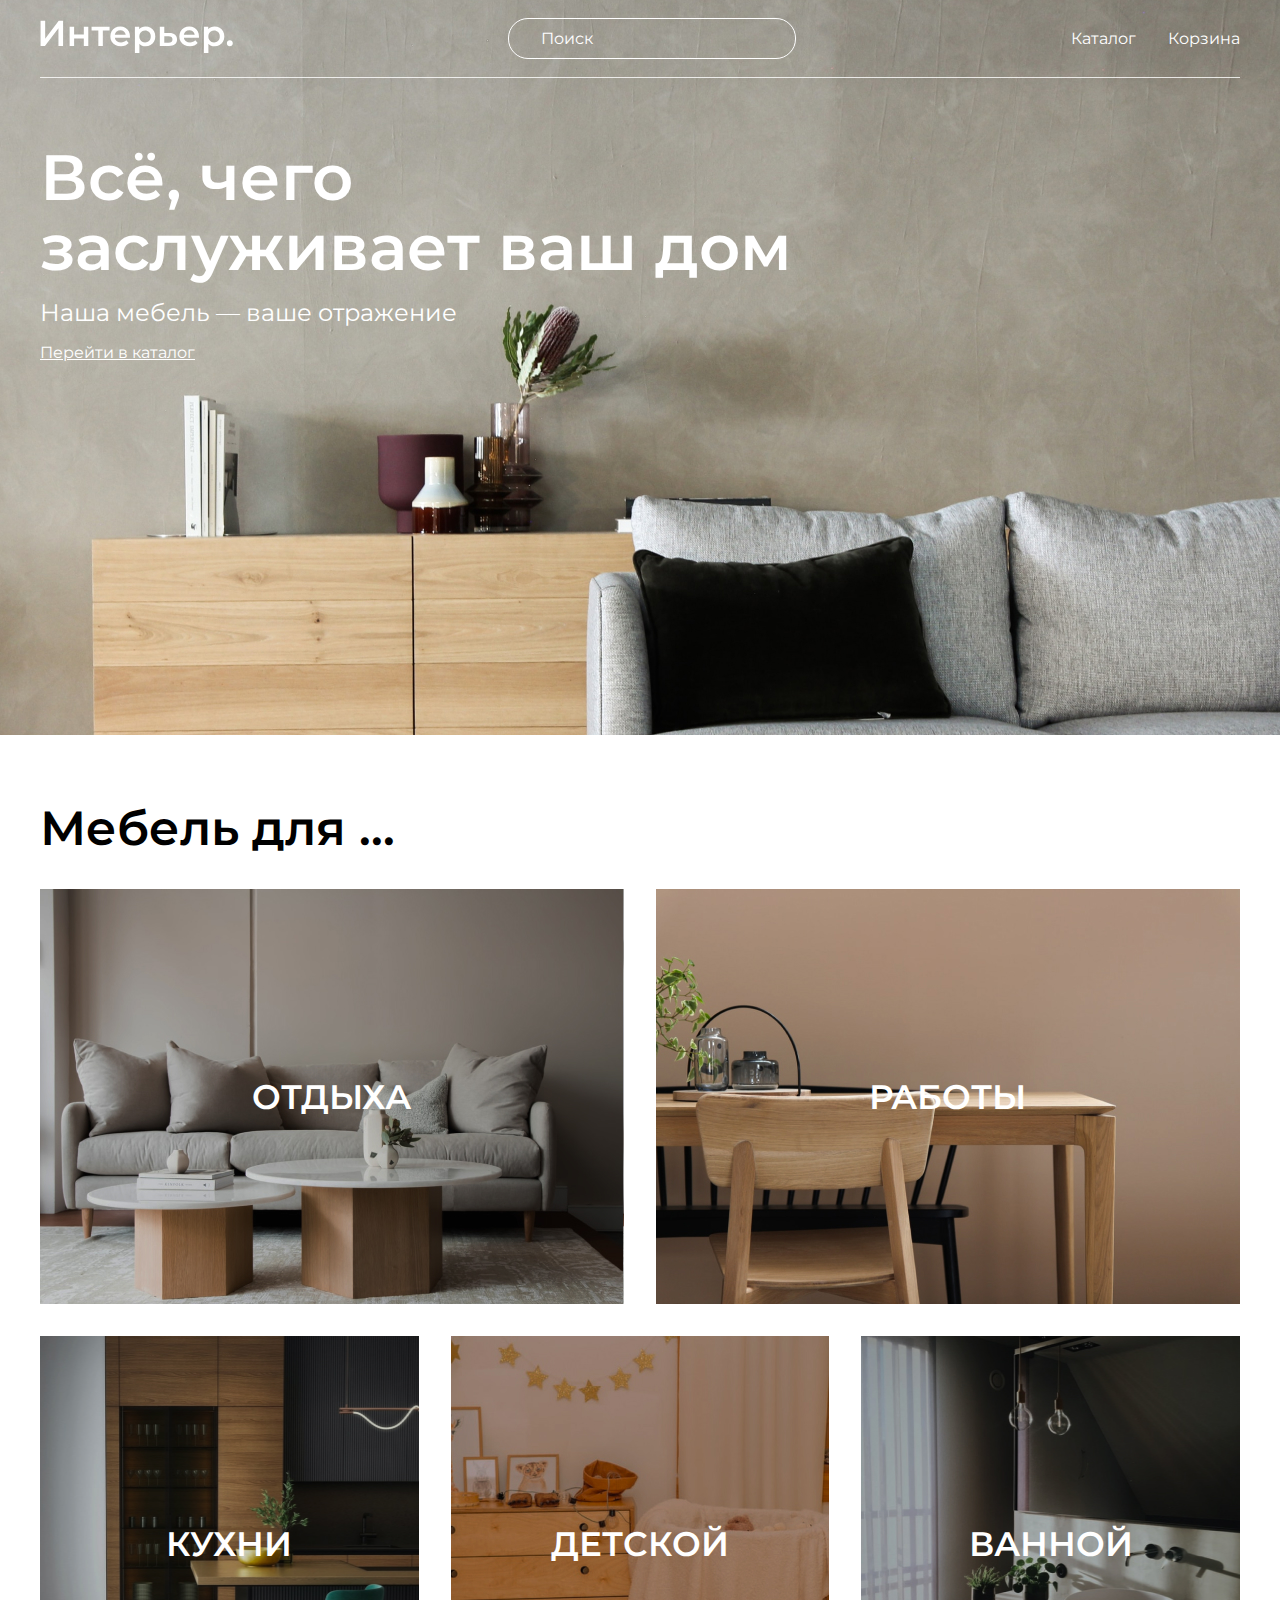
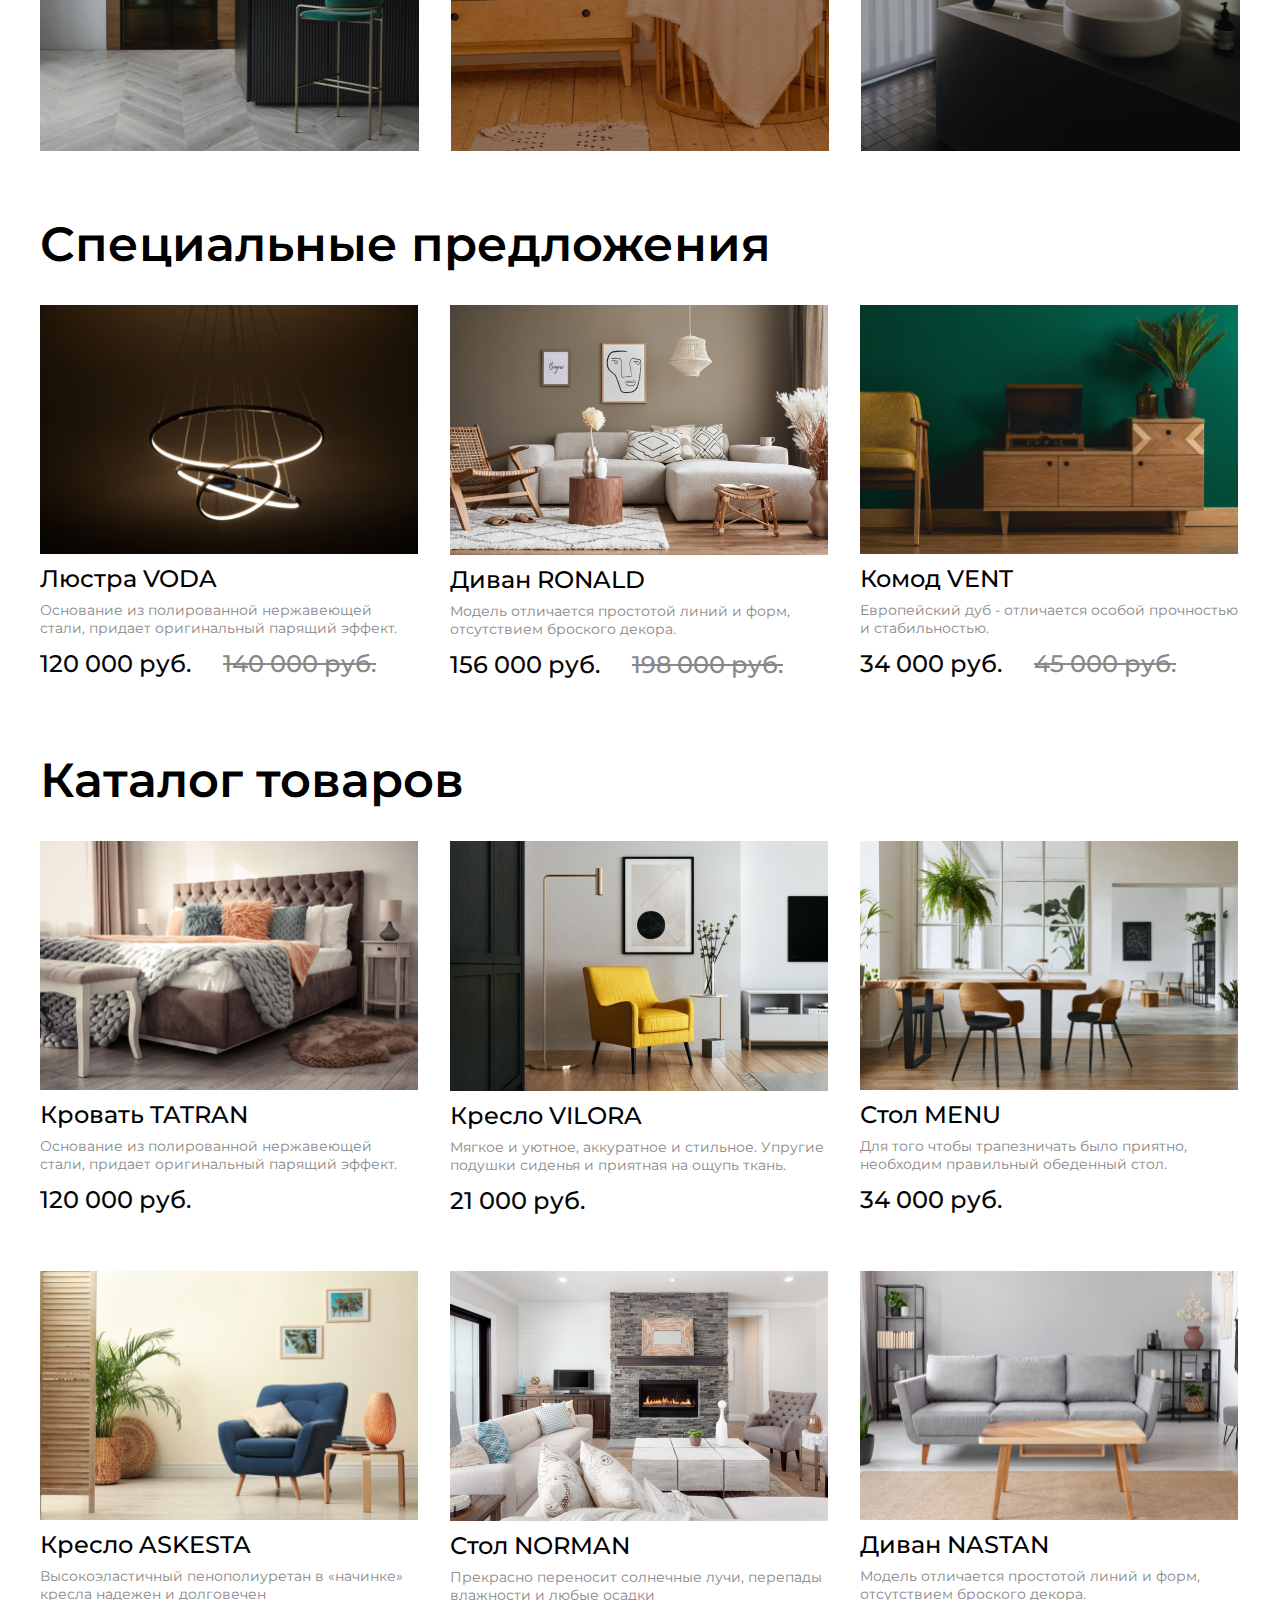
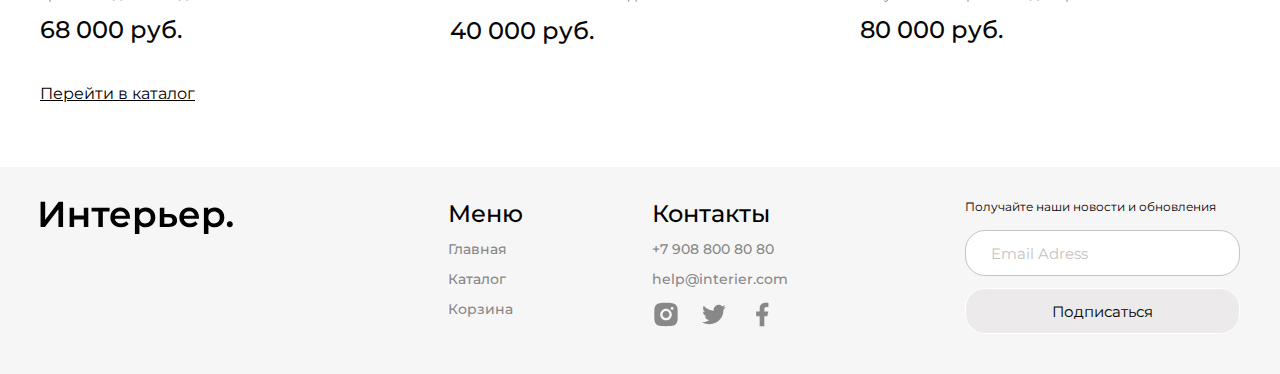
<file: index.html>
<!DOCTYPE html>
<html lang="ru">

<head>
    <meta charset="UTF-8">
    <meta name="viewport" content="width=device-width, initial-scale=1.0">
    <title>Главная страница</title>
    <link rel="preconnect" href="https://fonts.googleapis.com">
    <link rel="preconnect" href="https://fonts.gstatic.com" crossorigin>
    <link
        href="https://fonts.googleapis.com/css2?family=Montserrat:wght@400;500;600&family=Poppins:wght@600&display=swap"
        rel="stylesheet">
    <link rel="stylesheet" href="style.css">
</head>

<body>
    <main class="body">
        <div class="top center">
            <header class="top__header header">
                <a class="top_logo logo" href="./index.html"><img class="logo__img" src="img/logo.svg" alt="лого"></a>
                <input placeholder="Поиск" class="header__input" type="text">
                <nav class="header__nav">
                    <a class="header__link link" href="./catalog.html">Каталог</a>
                    <a class="header__link link" href="./cart.html">Корзина</a>
                </nav>
                <div class="top__nav_mobile">
                    <a href=""><svg width="20" height="19" viewBox="0 0 20 19" fill="none"
                            xmlns="http://www.w3.org/2000/svg">
                            <g clip-path="url(#clip0_1_253)">
                                <path
                                    d="M5.7515 2.99153C4.59282 4.1485 3.91891 5.70376 3.86709 7.34035C3.81528 8.97695 4.38946 10.5717 5.47264 11.7997C6.55581 13.0276 8.06645 13.7963 9.69672 13.9492C11.2973 14.0992 12.8949 13.6446 14.1757 12.6767L17.5069 16.0087L17.5069 16.0087C17.5897 16.0915 17.6881 16.1572 17.7963 16.2021C17.9046 16.2469 18.0206 16.27 18.1377 16.27C18.2549 16.27 18.3709 16.2469 18.4791 16.2021C18.5873 16.1572 18.6857 16.0915 18.7685 16.0087C18.8514 15.9258 18.9171 15.8275 18.9619 15.7192C19.0068 15.611 19.0298 15.495 19.0298 15.3779C19.0298 15.2607 19.0068 15.1447 18.9619 15.0365C18.9171 14.9282 18.8514 14.8299 18.7685 14.747L18.7685 14.747L15.4368 11.4161C16.4021 10.1351 16.8547 8.53858 16.7038 6.93955C16.5501 5.31066 15.7816 3.80151 14.5547 2.71913C13.3277 1.63674 11.7345 1.06244 10.0992 1.11304C8.46381 1.16365 6.90917 1.83536 5.7515 2.99153ZM5.7515 2.99153L5.82216 3.06229L5.7515 2.99153ZM13.5895 4.25378C14.0271 4.68428 14.3751 5.19715 14.6135 5.76281C14.8518 6.32848 14.9758 6.93574 14.9783 7.54956C14.9808 8.16339 14.8618 8.77164 14.628 9.33923C14.3943 9.90681 14.0505 10.4225 13.6164 10.8565C13.1824 11.2906 12.6667 11.6344 12.0991 11.8682C11.5315 12.1019 10.9233 12.221 10.3094 12.2185C9.6956 12.216 9.08834 12.092 8.52268 11.8536C7.95702 11.6152 7.44415 11.2672 7.01365 10.8297C6.15334 9.95522 5.67341 8.77625 5.6784 7.54956C5.6834 6.32288 6.17291 5.14786 7.04032 4.28045C7.90772 3.41304 9.08274 2.92353 10.3094 2.91854C11.5361 2.91354 12.7151 3.39347 13.5895 4.25378Z"
                                    fill="white" stroke="white" stroke-width="0.2" />
                            </g>
                            <defs>
                                <clipPath id="clip0_1_253">
                                    <rect width="19" height="19" fill="white" transform="translate(0.800659)" />
                                </clipPath>
                            </defs>
                        </svg>
                    </a>
                    <a href="./catalog.html"><svg width="20" height="21" viewBox="0 0 20 21" fill="none"
                            xmlns="http://www.w3.org/2000/svg">
                            <rect x="0.800659" y="0.899902" width="4.57143" height="4.57143" fill="white" />
                            <rect x="0.800659" y="8.21411" width="4.57143" height="4.57143" fill="white" />
                            <rect x="0.800659" y="15.5283" width="4.57143" height="4.57143" fill="white" />
                            <rect x="8.11414" y="8.21411" width="4.57143" height="4.57143" fill="white" />
                            <rect x="8.11414" y="15.5283" width="4.57143" height="4.57143" fill="white" />
                            <rect x="8.11414" y="0.899902" width="4.57143" height="4.57143" fill="white" />
                            <rect x="15.4286" y="8.21411" width="4.57143" height="4.57143" fill="white" />
                            <rect x="15.4286" y="15.5283" width="4.57143" height="4.57143" fill="white" />
                            <rect x="15.4286" y="0.899902" width="4.57143" height="4.57143" fill="white" />
                        </svg>
                    </a>
                    <a href="./cart.html"><svg width="25" height="25" viewBox="0 0 25 25" fill="none"
                            xmlns="http://www.w3.org/2000/svg">
                            <path
                                d="M14.5834 20.8334C15.1359 20.8334 15.6658 20.6139 16.0566 20.2232C16.4473 19.8325 16.6667 19.3026 16.6667 18.7501C16.6667 18.1975 16.4473 17.6676 16.0566 17.2769C15.6658 16.8862 15.1359 16.6667 14.5834 16.6667C14.0309 16.6667 13.501 16.8862 13.1103 17.2769C12.7196 17.6676 12.5001 18.1975 12.5001 18.7501C12.5001 19.3026 12.7196 19.8325 13.1103 20.2232C13.501 20.6139 14.0309 20.8334 14.5834 20.8334ZM7.29174 20.8334C7.84428 20.8334 8.37418 20.6139 8.76488 20.2232C9.15558 19.8325 9.37508 19.3026 9.37508 18.7501C9.37508 18.1975 9.15558 17.6676 8.76488 17.2769C8.37418 16.8862 7.84428 16.6667 7.29174 16.6667C6.73921 16.6667 6.20931 16.8862 5.81861 17.2769C5.4279 17.6676 5.20841 18.1975 5.20841 18.7501C5.20841 19.3026 5.4279 19.8325 5.81861 20.2232C6.20931 20.6139 6.73921 20.8334 7.29174 20.8334ZM20.873 6.16987C21.133 6.16149 21.3796 6.05229 21.5606 5.86538C21.7416 5.67846 21.8428 5.42849 21.8428 5.16831C21.8428 4.90814 21.7416 4.65816 21.5606 4.47125C21.3796 4.28433 21.133 4.17514 20.873 4.16675H19.674C18.7345 4.16675 17.922 4.81883 17.7178 5.7355L16.4126 11.6126C16.2084 12.5292 15.3959 13.1813 14.4563 13.1813H6.63133L5.12924 7.17091H14.8636C15.1212 7.15916 15.3644 7.04856 15.5425 6.86211C15.7206 6.67567 15.82 6.42773 15.82 6.16987C15.82 5.91201 15.7206 5.66408 15.5425 5.47763C15.3644 5.29119 15.1212 5.18059 14.8636 5.16883H5.12924C4.82473 5.16874 4.5242 5.23808 4.25051 5.37157C3.97682 5.50507 3.73716 5.69921 3.54976 5.93923C3.36236 6.17925 3.23215 6.45884 3.16903 6.75674C3.10591 7.05464 3.11154 7.36302 3.1855 7.65841L4.68758 13.6667C4.79586 14.1003 5.046 14.4852 5.39821 14.7602C5.75042 15.0352 6.18447 15.1845 6.63133 15.1845H14.4563C15.368 15.1846 16.2524 14.8738 16.9636 14.3033C17.6748 13.7329 18.1701 12.9369 18.3678 12.047L19.674 6.16987H20.873Z"
                                fill="white" />
                        </svg>
                    </a>

                </div>

            </header>
            <section class="top__content">
                <h1 class="top__title">Всё, чего <br>заслуживает ваш дом</h1>
                <p class="top__text">Наша мебель — ваше отражение</p>
                <a class="top__link link" href="./catalog.html">Перейти в каталог</a>
            </section>
        </div>

        <div class="for-box center">
            <h2 class="for-box__title">Мебель для ...</h2>
            <div class="for-box__for">
                <div class="for-box__item for-box__item_big for-box__item_1">ОТДЫХА</div>
                <div class="for-box__item for-box__item_big for-box__item_2">РАБОТЫ</div>
                <div class="for-box__item for-box__item_3">КУХНИ</div>
                <div class="for-box__item for-box__item_4">ДЕТСКОЙ</div>
                <div class="for-box__item for-box__item_5">ВАННОЙ</div>
            </div>
        </div>

        <div class="product-box center">
            <h2 class="product-box__title spec_offer">Специальные предложения</h2>
            <div class="product-box__content">
                <div class="product">
                    <img class="product__img" src="./img/main/spec_offer/chandelier_voda.jpg" alt="chandelier_voda">
                    <h3 class="product__name">Люстра VODA</h3>
                    <p class="product__text">Основание из полированной нержавеющей стали, придает
                        оригинальный парящий
                        эффект.</p>
                    <div class="product__price-box">
                        <p class="product__price">120 000 руб.</p>
                        <p class="product__price_old">140 000 руб.</p>
                    </div>
                </div>
                <div class="product">
                    <img class="product__img" src="./img/main/spec_offer/sofa_ronald.jpg" alt="sofa_ronald">
                    <h3 class="product__name">Диван RONALD</h3>
                    <p class="product__text">Модель отличается простотой линий и форм, отсутствием
                        броского декора.</p>
                    <div class="product__price-box">
                        <p class="product__price">156 000 руб.</p>
                        <p class="product__price_old">198 000 руб.</p>
                    </div>
                </div>
                <div class="product">
                    <img class="product__img" src="./img/main/spec_offer/dresser_vent.jpg" alt="dresser_vent">
                    <h3 class="product__name">Комод VENT</h3>
                    <p class="product__text">Европейский дуб - отличается особой прочностью и
                        стабильностью.</p>
                    <div class="product__price-box">
                        <p class="product__price">34 000 руб.</p>
                        <p class="product__price_old">45 000 руб.</p>
                    </div>
                </div>
            </div>
        </div>

        <div class="product-box center">
            <h2 class="product-box__title catalog">Каталог товаров</h2>
            <div class="product-box__content">
                <div class="product">
                    <img class="product__img" src="./img/main/catalog/bed_tatran.jpg" alt="bed_tatran">
                    <h3 class="product__name">Кровать TATRAN</h3>
                    <p class="product__text">Основание из полированной нержавеющей стали, придает
                        оригинальный парящий
                        эффект.
                    </p>
                    <p class="product__price">120 000 руб.</p>
                </div>
                <div class="product">
                    <img class="product__img" src="./img/main/catalog/armchair_vilora.jpg" alt="armchair_viora">
                    <h3 class="product__name">Кресло VILORA</h3>
                    <p class="product__text">Мягкое и уютное, аккуратное и стильное. Упругие подушки
                        сиденья и приятная на
                        ощупь
                        ткань. </p>
                    <p class="product__price">21 000 руб.</p>
                </div>
                <div class="product">
                    <img class="product__img" src="./img/main/catalog/table_menu.jpg" alt="table_menu">
                    <h3 class="product__name">Стол MENU</h3>
                    <p class="product__text">Для того чтобы трапезничать было приятно, необходим
                        правильный обеденный стол.
                    </p>
                    <p class="product__price">34 000 руб.</p>
                </div>
                <div class="product">
                    <img class="product__img" src="./img/main/catalog/armchair_asketa.jpg" alt="armchair_asketa">
                    <h3 class="product__name">Кресло ASKESTA</h3>
                    <p class="product__text">Высокоэластичный пенополиуретан в «начинке» кресла надежен и
                        долговечен</p>
                    <p class="product__price">68 000 руб.</p>
                </div>
                <div class="product">
                    <img class="product__img" src="./img/main/catalog/table_norman.jpg" alt="table_norman">
                    <h3 class="product__name">Стол NORMAN</h3>
                    <p class="product__text">Прекрасно переносит солнечные лучи, перепады влажности и
                        любые осадки</p>
                    <p class="product__price">40 000 руб.</p>
                </div>
                <div class="product">
                    <img class="product__img" src="./img/main/catalog/sofa_nastan.png" alt="sofa_nastan">
                    <h3 class="product__name">Диван NASTAN</h3>
                    <p class="product__text">Модель отличается простотой линий и форм, отсутствием
                        броского декора. </p>
                    <p class="product__price">80 000 руб.</p>
                </div>
            </div>
        </div>

        <div class="link-box center">
            <a class="link-box__link link" href="./catalog.html">Перейти в каталог</a>
        </div>


        <footer class="footer center">
            <div class="footer__logo-box">
                <a class="footer__logo logo" href="./index.html"><img src="./img/footer_logo.svg" alt="logo"></a>
            </div>
            <div class="footer__content-box">
                <div class="footer__info">
                    <div class="footer__items-box">
                        <h4 class="footer__title">Меню</h4>
                        <a class="footer__link link" href="./index.html">Главная</a>
                        <a class="footer__link link" href="./catalog.html">Каталог</a>
                        <a class="footer__link link" href="./cart.html">Корзина</a>
                    </div>
                    <div class="footer__items-box">
                        <h4 class="footer__title">Контакты</h4>
                        <a class="footer__link link" href="tel:+79088008080" title="Контактный номер телефона">+7 908 800 80 80</a>
                        <a class="footer__link link" href="mailto:help@interier.com" title="напишите нам на email">help@interier.com</a>
                        <div class="footer__network-box">
                            <a href="https://www.instagram.com/"><svg class="network__icon" width="28" height="29"
                                    viewBox="0 0 28 29" fill="none" xmlns="http://www.w3.org/2000/svg">
                                    <g clip-path="url(#clip0_5140_150)">
                                        <path
                                            d="M13.9999 2.83398C17.1698 2.83398 17.5653 2.84565 18.8089 2.90398C20.0514 2.96232 20.8973 3.15715 21.6416 3.44648C22.4116 3.74282 23.0603 4.14415 23.7089 4.79165C24.3022 5.37486 24.7612 6.08034 25.0541 6.85898C25.3423 7.60215 25.5383 8.44915 25.5966 9.69165C25.6514 10.9353 25.6666 11.3308 25.6666 14.5007C25.6666 17.6705 25.6549 18.066 25.5966 19.3097C25.5383 20.5522 25.3423 21.398 25.0541 22.1423C24.762 22.9214 24.3029 23.627 23.7089 24.2097C23.1255 24.8027 22.4201 25.2617 21.6416 25.5548C20.8984 25.843 20.0514 26.039 18.8089 26.0973C17.5653 26.1522 17.1698 26.1673 13.9999 26.1673C10.8301 26.1673 10.4346 26.1557 9.19092 26.0973C7.94842 26.039 7.10259 25.843 6.35825 25.5548C5.5793 25.2625 4.8737 24.8034 4.29092 24.2097C3.69756 23.6265 3.23851 22.921 2.94575 22.1423C2.65642 21.3992 2.46159 20.5522 2.40325 19.3097C2.34842 18.066 2.33325 17.6705 2.33325 14.5007C2.33325 11.3308 2.34492 10.9353 2.40325 9.69165C2.46159 8.44798 2.65642 7.60332 2.94575 6.85898C3.23769 6.07986 3.69686 5.37419 4.29092 4.79165C4.87387 4.19809 5.57942 3.739 6.35825 3.44648C7.10259 3.15715 7.94725 2.96232 9.19092 2.90398C10.4346 2.84915 10.8301 2.83398 13.9999 2.83398ZM13.9999 8.66732C12.4528 8.66732 10.9691 9.2819 9.87513 10.3759C8.78117 11.4698 8.16659 12.9536 8.16659 14.5007C8.16659 16.0477 8.78117 17.5315 9.87513 18.6254C10.9691 19.7194 12.4528 20.334 13.9999 20.334C15.547 20.334 17.0307 19.7194 18.1247 18.6254C19.2187 17.5315 19.8333 16.0477 19.8333 14.5007C19.8333 12.9536 19.2187 11.4698 18.1247 10.3759C17.0307 9.2819 15.547 8.66732 13.9999 8.66732ZM21.5833 8.37565C21.5833 7.98888 21.4296 7.61794 21.1561 7.34445C20.8826 7.07096 20.5117 6.91732 20.1249 6.91732C19.7381 6.91732 19.3672 7.07096 19.0937 7.34445C18.8202 7.61794 18.6666 7.98888 18.6666 8.37565C18.6666 8.76243 18.8202 9.13336 19.0937 9.40685C19.3672 9.68034 19.7381 9.83398 20.1249 9.83398C20.5117 9.83398 20.8826 9.68034 21.1561 9.40685C21.4296 9.13336 21.5833 8.76243 21.5833 8.37565ZM13.9999 11.0007C14.9282 11.0007 15.8184 11.3694 16.4748 12.0258C17.1312 12.6822 17.4999 13.5724 17.4999 14.5007C17.4999 15.4289 17.1312 16.3191 16.4748 16.9755C15.8184 17.6319 14.9282 18.0007 13.9999 18.0007C13.0717 18.0007 12.1814 17.6319 11.525 16.9755C10.8687 16.3191 10.4999 15.4289 10.4999 14.5007C10.4999 13.5724 10.8687 12.6822 11.525 12.0258C12.1814 11.3694 13.0717 11.0007 13.9999 11.0007Z"
                                            fill="#888888" />
                                    </g>
                                    <defs>
                                        <clipPath id="clip0_5140_150">
                                            <rect width="28" height="28" fill="white"
                                                transform="translate(0 0.50061)" />
                                        </clipPath>
                                    </defs>
                                </svg>
                            </a>
                            <a href="https://twitter.com/"><svg class="network__icon" width="28" height="29"
                                    viewBox="0 0 28 29" fill="none" xmlns="http://www.w3.org/2000/svg">
                                    <g clip-path="url(#clip0_5140_147)">
                                        <path
                                            d="M25.8556 7.09919C24.9649 7.49317 24.0204 7.75191 23.0533 7.86686C24.0726 7.2572 24.8356 6.29771 25.1999 5.16719C24.2433 5.73652 23.1944 6.13552 22.1013 6.35136C21.367 5.5657 20.3937 5.04465 19.3327 4.86921C18.2717 4.69377 17.1825 4.87376 16.2344 5.38122C15.2863 5.88868 14.5324 6.69516 14.0899 7.67528C13.6474 8.65541 13.5411 9.75427 13.7876 10.801C11.8476 10.7038 9.94966 10.1996 8.21711 9.3213C6.48455 8.44296 4.95609 7.21008 3.73094 5.70269C3.29728 6.44755 3.06939 7.29429 3.07061 8.15619C3.07061 9.84786 3.93161 11.3424 5.24061 12.2174C4.46595 12.193 3.70834 11.9838 3.03094 11.6072V11.6679C3.03117 12.7945 3.42104 13.8864 4.13443 14.7584C4.84782 15.6304 5.84083 16.2289 6.94511 16.4524C6.22599 16.6472 5.47196 16.676 4.74011 16.5364C5.05145 17.5061 5.65828 18.3543 6.47563 18.962C7.29298 19.5697 8.27992 19.9066 9.29827 19.9255C8.28617 20.7204 7.12731 21.308 5.88797 21.6547C4.64862 22.0014 3.35309 22.1005 2.07544 21.9462C4.30575 23.3805 6.90205 24.142 9.55377 24.1395C18.5289 24.1395 23.4371 16.7044 23.4371 10.2562C23.4371 10.0462 23.4313 9.83386 23.4219 9.62619C24.3773 8.93572 25.2018 8.08038 25.8568 7.10036L25.8556 7.09919Z"
                                            fill="#888888" />
                                    </g>
                                    <defs>
                                        <clipPath id="clip0_5140_147">
                                            <rect width="28" height="28" fill="white"
                                                transform="translate(0 0.500488)" />
                                        </clipPath>
                                    </defs>
                                </svg>
                            </a>
                            <a href="https://www.facebook.com/"><svg class="network__icon" width="28" height="29"
                                    viewBox="0 0 28 29" fill="none" xmlns="http://www.w3.org/2000/svg">
                                    <g clip-path="url(#clip0_5140_144)">
                                        <path
                                            d="M16.3334 16.2218H19.2501L20.4167 11.5552H16.3334V9.22184C16.3334 8.02018 16.3334 6.88851 18.6667 6.88851H20.4167V2.96851C20.0364 2.91834 18.6002 2.80518 17.0836 2.80518C13.9161 2.80518 11.6667 4.73834 11.6667 8.28851V11.5552H8.16675V16.2218H11.6667V26.1385H16.3334V16.2218Z"
                                            fill="#888888" />
                                    </g>
                                    <defs>
                                        <clipPath id="clip0_5140_144">
                                            <rect width="28" height="28" fill="white"
                                                transform="translate(0 0.471802)" />
                                        </clipPath>
                                    </defs>
                                </svg>
                            </a>
                        </div>
                    </div>
                </div>
                <form class="footer__from-box" action="#">
                    <p class="footer__from-text">Получайте наши новости и обновления</p>
                    <input placeholder="Email Adress" class="footer__input" type="email">
                    <button class="footer__button button" type="submit">Подписаться</button>
                </form>
            </div>
        </footer>

    </main>
</body>

</html>
</file>
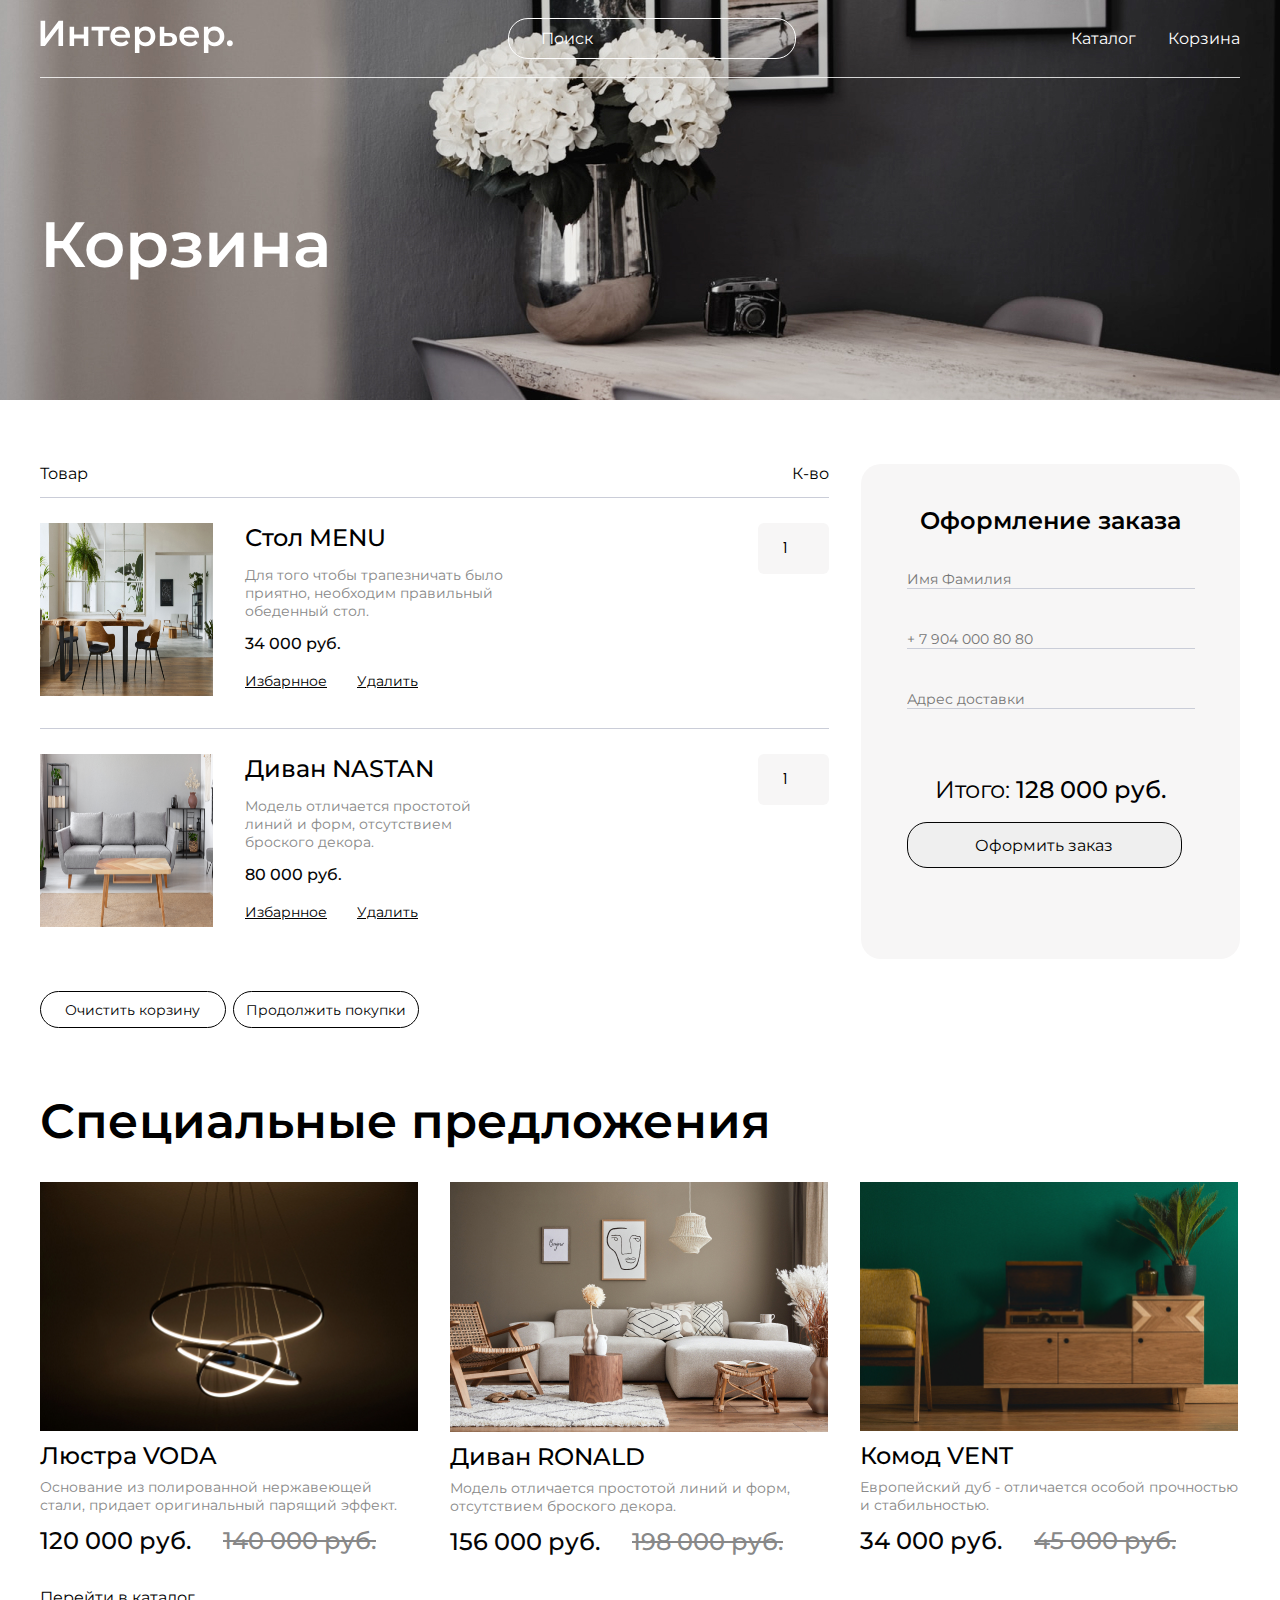
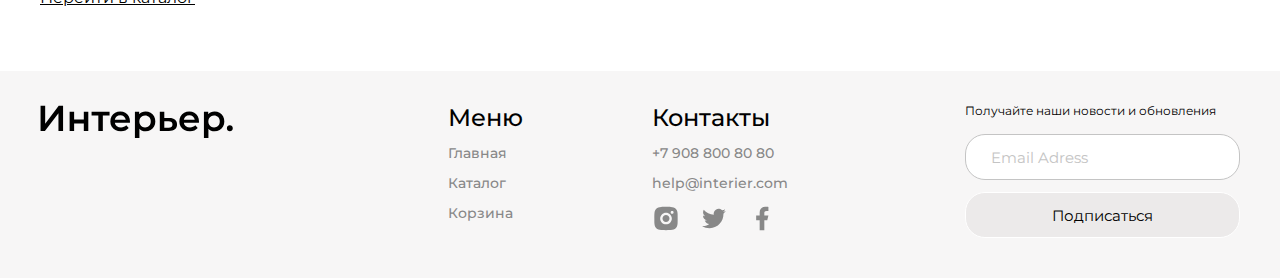
<file: cart.html>
<!DOCTYPE html>
<html lang="ru">

<head>
    <meta charset="UTF-8">
    <meta name="viewport" content="width=device-width, initial-scale=1.0">
    <title>Корзина</title>
    <link rel="preconnect" href="https://fonts.googleapis.com">
    <link rel="preconnect" href="https://fonts.gstatic.com" crossorigin>
    <link
        href="https://fonts.googleapis.com/css2?family=Montserrat:wght@400;500;600&family=Poppins:wght@600&display=swap"
        rel="stylesheet">
    <link rel="stylesheet" href="./style_cart.css">
</head>

<body>
    <main class="body">
        <div class="top center">
            <header class="header">
                <a class="header__logo logo" href="./index.html"><img class="logo__img"
                        src="./img/catalog/body/logo.svg" alt="лого"></a>
                <input class="header__input" placeholder="Поиск" type="text">
                <nav class="header__nav">
                    <a class="header__link link" href="./catalog.html">Каталог</a>
                    <a class="header__link link" href="./cart.html">Корзина</a>
                </nav>
                <div class="top__nav_mobile">
                    <a href=""><svg width="20" height="19" viewBox="0 0 20 19" fill="none"
                            xmlns="http://www.w3.org/2000/svg">
                            <g clip-path="url(#clip0_1_253)">
                                <path
                                    d="M5.7515 2.99153C4.59282 4.1485 3.91891 5.70376 3.86709 7.34035C3.81528 8.97695 4.38946 10.5717 5.47264 11.7997C6.55581 13.0276 8.06645 13.7963 9.69672 13.9492C11.2973 14.0992 12.8949 13.6446 14.1757 12.6767L17.5069 16.0087L17.5069 16.0087C17.5897 16.0915 17.6881 16.1572 17.7963 16.2021C17.9046 16.2469 18.0206 16.27 18.1377 16.27C18.2549 16.27 18.3709 16.2469 18.4791 16.2021C18.5873 16.1572 18.6857 16.0915 18.7685 16.0087C18.8514 15.9258 18.9171 15.8275 18.9619 15.7192C19.0068 15.611 19.0298 15.495 19.0298 15.3779C19.0298 15.2607 19.0068 15.1447 18.9619 15.0365C18.9171 14.9282 18.8514 14.8299 18.7685 14.747L18.7685 14.747L15.4368 11.4161C16.4021 10.1351 16.8547 8.53858 16.7038 6.93955C16.5501 5.31066 15.7816 3.80151 14.5547 2.71913C13.3277 1.63674 11.7345 1.06244 10.0992 1.11304C8.46381 1.16365 6.90917 1.83536 5.7515 2.99153ZM5.7515 2.99153L5.82216 3.06229L5.7515 2.99153ZM13.5895 4.25378C14.0271 4.68428 14.3751 5.19715 14.6135 5.76281C14.8518 6.32848 14.9758 6.93574 14.9783 7.54956C14.9808 8.16339 14.8618 8.77164 14.628 9.33923C14.3943 9.90681 14.0505 10.4225 13.6164 10.8565C13.1824 11.2906 12.6667 11.6344 12.0991 11.8682C11.5315 12.1019 10.9233 12.221 10.3094 12.2185C9.6956 12.216 9.08834 12.092 8.52268 11.8536C7.95702 11.6152 7.44415 11.2672 7.01365 10.8297C6.15334 9.95522 5.67341 8.77625 5.6784 7.54956C5.6834 6.32288 6.17291 5.14786 7.04032 4.28045C7.90772 3.41304 9.08274 2.92353 10.3094 2.91854C11.5361 2.91354 12.7151 3.39347 13.5895 4.25378Z"
                                    fill="white" stroke="white" stroke-width="0.2" />
                            </g>
                            <defs>
                                <clipPath id="clip0_1_253">
                                    <rect width="19" height="19" fill="white" transform="translate(0.800659)" />
                                </clipPath>
                            </defs>
                        </svg>
                    </a>
                    <a href="./catalog.html"><svg width="20" height="21" viewBox="0 0 20 21" fill="none"
                            xmlns="http://www.w3.org/2000/svg">
                            <rect x="0.800659" y="0.899902" width="4.57143" height="4.57143" fill="white" />
                            <rect x="0.800659" y="8.21411" width="4.57143" height="4.57143" fill="white" />
                            <rect x="0.800659" y="15.5283" width="4.57143" height="4.57143" fill="white" />
                            <rect x="8.11414" y="8.21411" width="4.57143" height="4.57143" fill="white" />
                            <rect x="8.11414" y="15.5283" width="4.57143" height="4.57143" fill="white" />
                            <rect x="8.11414" y="0.899902" width="4.57143" height="4.57143" fill="white" />
                            <rect x="15.4286" y="8.21411" width="4.57143" height="4.57143" fill="white" />
                            <rect x="15.4286" y="15.5283" width="4.57143" height="4.57143" fill="white" />
                            <rect x="15.4286" y="0.899902" width="4.57143" height="4.57143" fill="white" />
                        </svg>
                    </a>
                    <a href="./cart.html"><svg width="25" height="25" viewBox="0 0 25 25" fill="none"
                            xmlns="http://www.w3.org/2000/svg">
                            <path
                                d="M14.5834 20.8334C15.1359 20.8334 15.6658 20.6139 16.0566 20.2232C16.4473 19.8325 16.6667 19.3026 16.6667 18.7501C16.6667 18.1975 16.4473 17.6676 16.0566 17.2769C15.6658 16.8862 15.1359 16.6667 14.5834 16.6667C14.0309 16.6667 13.501 16.8862 13.1103 17.2769C12.7196 17.6676 12.5001 18.1975 12.5001 18.7501C12.5001 19.3026 12.7196 19.8325 13.1103 20.2232C13.501 20.6139 14.0309 20.8334 14.5834 20.8334ZM7.29174 20.8334C7.84428 20.8334 8.37418 20.6139 8.76488 20.2232C9.15558 19.8325 9.37508 19.3026 9.37508 18.7501C9.37508 18.1975 9.15558 17.6676 8.76488 17.2769C8.37418 16.8862 7.84428 16.6667 7.29174 16.6667C6.73921 16.6667 6.20931 16.8862 5.81861 17.2769C5.4279 17.6676 5.20841 18.1975 5.20841 18.7501C5.20841 19.3026 5.4279 19.8325 5.81861 20.2232C6.20931 20.6139 6.73921 20.8334 7.29174 20.8334ZM20.873 6.16987C21.133 6.16149 21.3796 6.05229 21.5606 5.86538C21.7416 5.67846 21.8428 5.42849 21.8428 5.16831C21.8428 4.90814 21.7416 4.65816 21.5606 4.47125C21.3796 4.28433 21.133 4.17514 20.873 4.16675H19.674C18.7345 4.16675 17.922 4.81883 17.7178 5.7355L16.4126 11.6126C16.2084 12.5292 15.3959 13.1813 14.4563 13.1813H6.63133L5.12924 7.17091H14.8636C15.1212 7.15916 15.3644 7.04856 15.5425 6.86211C15.7206 6.67567 15.82 6.42773 15.82 6.16987C15.82 5.91201 15.7206 5.66408 15.5425 5.47763C15.3644 5.29119 15.1212 5.18059 14.8636 5.16883H5.12924C4.82473 5.16874 4.5242 5.23808 4.25051 5.37157C3.97682 5.50507 3.73716 5.69921 3.54976 5.93923C3.36236 6.17925 3.23215 6.45884 3.16903 6.75674C3.10591 7.05464 3.11154 7.36302 3.1855 7.65841L4.68758 13.6667C4.79586 14.1003 5.046 14.4852 5.39821 14.7602C5.75042 15.0352 6.18447 15.1845 6.63133 15.1845H14.4563C15.368 15.1846 16.2524 14.8738 16.9636 14.3033C17.6748 13.7329 18.1701 12.9369 18.3678 12.047L19.674 6.16987H20.873Z"
                                fill="white" />
                        </svg>
                    </a>

                </div>
            </header>
            <section class="top__content">
                <h1 class="top__title top__title_second">Корзина</h1>
            </section>
        </div>

        <div class="cart center">
            <div class="cart__content">
                <div class="cart__name-box">
                    <p class="cart__name">Товар</p>
                    <p class="cart__name">К-во</p>
                </div>
                <div class="cart__item-box">
                    <div class="item">
                        <img class="item__img" src="./img/main/catalog/table_menu.jpg" alt="table_menu">
                        <div class="item__info">
                            <h3 class="item__name">Стол MENU</h3>
                            <p class="item__text">Для того чтобы трапезничать было приятно, необходим
                                правильный обеденный
                                стол.
                            </p>
                            <p class="item__price">34 000 руб.</p>
                            <div class="item__link-box">
                                <a class="item__link link" href="#">Избарнное</a>
                                <a class="item__link link" href="#">Удалить</a>
                            </div>
                        </div>
                    </div>
                    <input class="cart__input" type="number" value="1" min="1">
                </div>
                <div class="cart__item-box">
                    <div class="item">
                        <img class="item__img" src="./img/main/catalog/sofa_nastan.png" alt="sofa_nastan">
                        <div class="item__info">
                            <h3 class="item__name">Диван NASTAN</h3>
                            <p class="item__text">Модель отличается простотой линий и форм, отсутствием
                                броского декора.</p>
                            <p class="item__price">80 000 руб.</p>
                            <div class="item__link-box">
                                <a class="item__link link" href="#">Избарнное</a>
                                <a class="item__link link" href="#">Удалить</a>
                            </div>
                        </div>
                    </div>
                    <input class="cart__input" type="number" value="1" min="1">
                </div>
            </div>
            <div class="cart__form form">
                <h4 class="form__tilte">Оформление заказа</h4>
                <input class="form__input" placeholder="Имя Фамилия" type="text">
                <input class="form__input" placeholder="+ 7 904 000 80 80" type="tel">
                <input class="form__input" placeholder="Адрес доставки" type="text">
                <div class="form__text-box">
                    <p class="form__text">Итого:&nbsp;</p>
                    <p class="form__price"> 128 000 руб.</p>
                </div>
                <button class="form__button button" type="submit">Оформить заказ</button>
            </div>
            <div class="cart__button-box">
                <button class="cart__button button" type="reset">Очистить корзину</button>
                <button class="cart__button button" type="submit">Продолжить
                    покупки</button>
            </div>
        </div>

        <div class="product-box center">
            <h2 class="mid__title">Специальные предложения</h2>
            <div class="product__content">
                <div class="product">
                    <img class="product__img" src="./img/main/spec_offer/chandelier_voda.jpg" alt="chandelier_voda">
                    <h3 class="product__name">Люстра VODA</h3>
                    <p class="product__text">Основание из полированной нержавеющей стали, придает оригинальный парящий
                        эффект.</p>
                    <div class="product__price-box">
                        <p class="product__price">120 000 руб.</p>
                        <p class="product__price_old">140 000 руб.</p>
                    </div>
                </div>
                <div class="product">
                    <img class="product__img" src="./img/main/spec_offer/sofa_ronald.jpg" alt="sofa_ronald">
                    <h3 class="product__name">Диван RONALD</h3>
                    <p class="product__text">Модель отличается простотой линий и форм, отсутствием броского декора.</p>
                    <div class="product__price-box">
                        <p class="product__price">156 000 руб.</p>
                        <p class="product__price_old">198 000 руб.</p>
                    </div>
                </div>
                <div class="product">
                    <img class="product__img" src="./img/main/spec_offer/dresser_vent.jpg" alt="dresser_vent">
                    <h3 class="product__name">Комод VENT</h3>
                    <p class="product__text">Европейский дуб - отличается особой прочностью и стабильностью.</p>
                    <div class="product__price-box">
                        <p class="product__price">34 000 руб.</p>
                        <p class="product__price_old">45 000 руб.</p>
                    </div>
                </div>
            </div>
        </div>

        <div class="link-box__bottom bottom center">
            <a class="bottom__link link" href="./catalog.html"></a>
        </div>

        <footer class="footer center">
            <div class="footer__logo-box">
                <a class="footer__logo logo" href="./index.html"><img src="./img/footer_logo.svg" alt="logo"></a>
            </div>
            <div class="footer__content-box">
                <div class="footer__info">
                    <div class="footer__items-box">
                        <h4 class="footer__title">Меню</h4>
                        <a class="footer__link link" href="./index.html">Главная</a>
                        <a class="footer__link link" href="./catalog.html">Каталог</a>
                        <a class="footer__link link" href="./cart.html">Корзина</a>
                    </div>
                    <div class="footer__items-box">
                        <h4 class="footer__title">Контакты</h4>
                        <a class="footer__link link" href="tel:+79088008080" title="Контактный номер телефона">+7 908
                            800 80
                            80</a>
                        <a class="footer__link link" href="mailto:help@interier.com"
                            title="напишите нам на email">help@interier.com</a>
                        <div class="footer__network-box">
                            <a href="https://www.instagram.com/"><svg class="network__icon" width="28" height="29"
                                    viewBox="0 0 28 29" fill="none" xmlns="http://www.w3.org/2000/svg">
                                    <g clip-path="url(#clip0_5140_150)">
                                        <path
                                            d="M13.9999 2.83398C17.1698 2.83398 17.5653 2.84565 18.8089 2.90398C20.0514 2.96232 20.8973 3.15715 21.6416 3.44648C22.4116 3.74282 23.0603 4.14415 23.7089 4.79165C24.3022 5.37486 24.7612 6.08034 25.0541 6.85898C25.3423 7.60215 25.5383 8.44915 25.5966 9.69165C25.6514 10.9353 25.6666 11.3308 25.6666 14.5007C25.6666 17.6705 25.6549 18.066 25.5966 19.3097C25.5383 20.5522 25.3423 21.398 25.0541 22.1423C24.762 22.9214 24.3029 23.627 23.7089 24.2097C23.1255 24.8027 22.4201 25.2617 21.6416 25.5548C20.8984 25.843 20.0514 26.039 18.8089 26.0973C17.5653 26.1522 17.1698 26.1673 13.9999 26.1673C10.8301 26.1673 10.4346 26.1557 9.19092 26.0973C7.94842 26.039 7.10259 25.843 6.35825 25.5548C5.5793 25.2625 4.8737 24.8034 4.29092 24.2097C3.69756 23.6265 3.23851 22.921 2.94575 22.1423C2.65642 21.3992 2.46159 20.5522 2.40325 19.3097C2.34842 18.066 2.33325 17.6705 2.33325 14.5007C2.33325 11.3308 2.34492 10.9353 2.40325 9.69165C2.46159 8.44798 2.65642 7.60332 2.94575 6.85898C3.23769 6.07986 3.69686 5.37419 4.29092 4.79165C4.87387 4.19809 5.57942 3.739 6.35825 3.44648C7.10259 3.15715 7.94725 2.96232 9.19092 2.90398C10.4346 2.84915 10.8301 2.83398 13.9999 2.83398ZM13.9999 8.66732C12.4528 8.66732 10.9691 9.2819 9.87513 10.3759C8.78117 11.4698 8.16659 12.9536 8.16659 14.5007C8.16659 16.0477 8.78117 17.5315 9.87513 18.6254C10.9691 19.7194 12.4528 20.334 13.9999 20.334C15.547 20.334 17.0307 19.7194 18.1247 18.6254C19.2187 17.5315 19.8333 16.0477 19.8333 14.5007C19.8333 12.9536 19.2187 11.4698 18.1247 10.3759C17.0307 9.2819 15.547 8.66732 13.9999 8.66732ZM21.5833 8.37565C21.5833 7.98888 21.4296 7.61794 21.1561 7.34445C20.8826 7.07096 20.5117 6.91732 20.1249 6.91732C19.7381 6.91732 19.3672 7.07096 19.0937 7.34445C18.8202 7.61794 18.6666 7.98888 18.6666 8.37565C18.6666 8.76243 18.8202 9.13336 19.0937 9.40685C19.3672 9.68034 19.7381 9.83398 20.1249 9.83398C20.5117 9.83398 20.8826 9.68034 21.1561 9.40685C21.4296 9.13336 21.5833 8.76243 21.5833 8.37565ZM13.9999 11.0007C14.9282 11.0007 15.8184 11.3694 16.4748 12.0258C17.1312 12.6822 17.4999 13.5724 17.4999 14.5007C17.4999 15.4289 17.1312 16.3191 16.4748 16.9755C15.8184 17.6319 14.9282 18.0007 13.9999 18.0007C13.0717 18.0007 12.1814 17.6319 11.525 16.9755C10.8687 16.3191 10.4999 15.4289 10.4999 14.5007C10.4999 13.5724 10.8687 12.6822 11.525 12.0258C12.1814 11.3694 13.0717 11.0007 13.9999 11.0007Z"
                                            fill="#888888" />
                                    </g>
                                    <defs>
                                        <clipPath id="clip0_5140_150">
                                            <rect width="28" height="28" fill="white"
                                                transform="translate(0 0.50061)" />
                                        </clipPath>
                                    </defs>
                                </svg>
                            </a>
                            <a href="https://twitter.com/"><svg class="network__icon" width="28" height="29"
                                    viewBox="0 0 28 29" fill="none" xmlns="http://www.w3.org/2000/svg">
                                    <g clip-path="url(#clip0_5140_147)">
                                        <path
                                            d="M25.8556 7.09919C24.9649 7.49317 24.0204 7.75191 23.0533 7.86686C24.0726 7.2572 24.8356 6.29771 25.1999 5.16719C24.2433 5.73652 23.1944 6.13552 22.1013 6.35136C21.367 5.5657 20.3937 5.04465 19.3327 4.86921C18.2717 4.69377 17.1825 4.87376 16.2344 5.38122C15.2863 5.88868 14.5324 6.69516 14.0899 7.67528C13.6474 8.65541 13.5411 9.75427 13.7876 10.801C11.8476 10.7038 9.94966 10.1996 8.21711 9.3213C6.48455 8.44296 4.95609 7.21008 3.73094 5.70269C3.29728 6.44755 3.06939 7.29429 3.07061 8.15619C3.07061 9.84786 3.93161 11.3424 5.24061 12.2174C4.46595 12.193 3.70834 11.9838 3.03094 11.6072V11.6679C3.03117 12.7945 3.42104 13.8864 4.13443 14.7584C4.84782 15.6304 5.84083 16.2289 6.94511 16.4524C6.22599 16.6472 5.47196 16.676 4.74011 16.5364C5.05145 17.5061 5.65828 18.3543 6.47563 18.962C7.29298 19.5697 8.27992 19.9066 9.29827 19.9255C8.28617 20.7204 7.12731 21.308 5.88797 21.6547C4.64862 22.0014 3.35309 22.1005 2.07544 21.9462C4.30575 23.3805 6.90205 24.142 9.55377 24.1395C18.5289 24.1395 23.4371 16.7044 23.4371 10.2562C23.4371 10.0462 23.4313 9.83386 23.4219 9.62619C24.3773 8.93572 25.2018 8.08038 25.8568 7.10036L25.8556 7.09919Z"
                                            fill="#888888" />
                                    </g>
                                    <defs>
                                        <clipPath id="clip0_5140_147">
                                            <rect width="28" height="28" fill="white"
                                                transform="translate(0 0.500488)" />
                                        </clipPath>
                                    </defs>
                                </svg>
                            </a>
                            <a href="https://www.facebook.com/"><svg class="network__icon" width="28" height="29"
                                    viewBox="0 0 28 29" fill="none" xmlns="http://www.w3.org/2000/svg">
                                    <g clip-path="url(#clip0_5140_144)">
                                        <path
                                            d="M16.3334 16.2218H19.2501L20.4167 11.5552H16.3334V9.22184C16.3334 8.02018 16.3334 6.88851 18.6667 6.88851H20.4167V2.96851C20.0364 2.91834 18.6002 2.80518 17.0836 2.80518C13.9161 2.80518 11.6667 4.73834 11.6667 8.28851V11.5552H8.16675V16.2218H11.6667V26.1385H16.3334V16.2218Z"
                                            fill="#888888" />
                                    </g>
                                    <defs>
                                        <clipPath id="clip0_5140_144">
                                            <rect width="28" height="28" fill="white"
                                                transform="translate(0 0.471802)" />
                                        </clipPath>
                                    </defs>
                                </svg>
                            </a>
                        </div>
                    </div>
                </div>
                <form class="footer__from-box" action="#">
                    <p class="footer__from-text">Получайте наши новости и обновления</p>
                    <input placeholder="Email Adress" class="footer__input" type="email">
                    <button class="footer__button button" type="submit">Подписаться</button>
                </form>
            </div>
        </footer>
    </main>
</body>

</html>
</file>
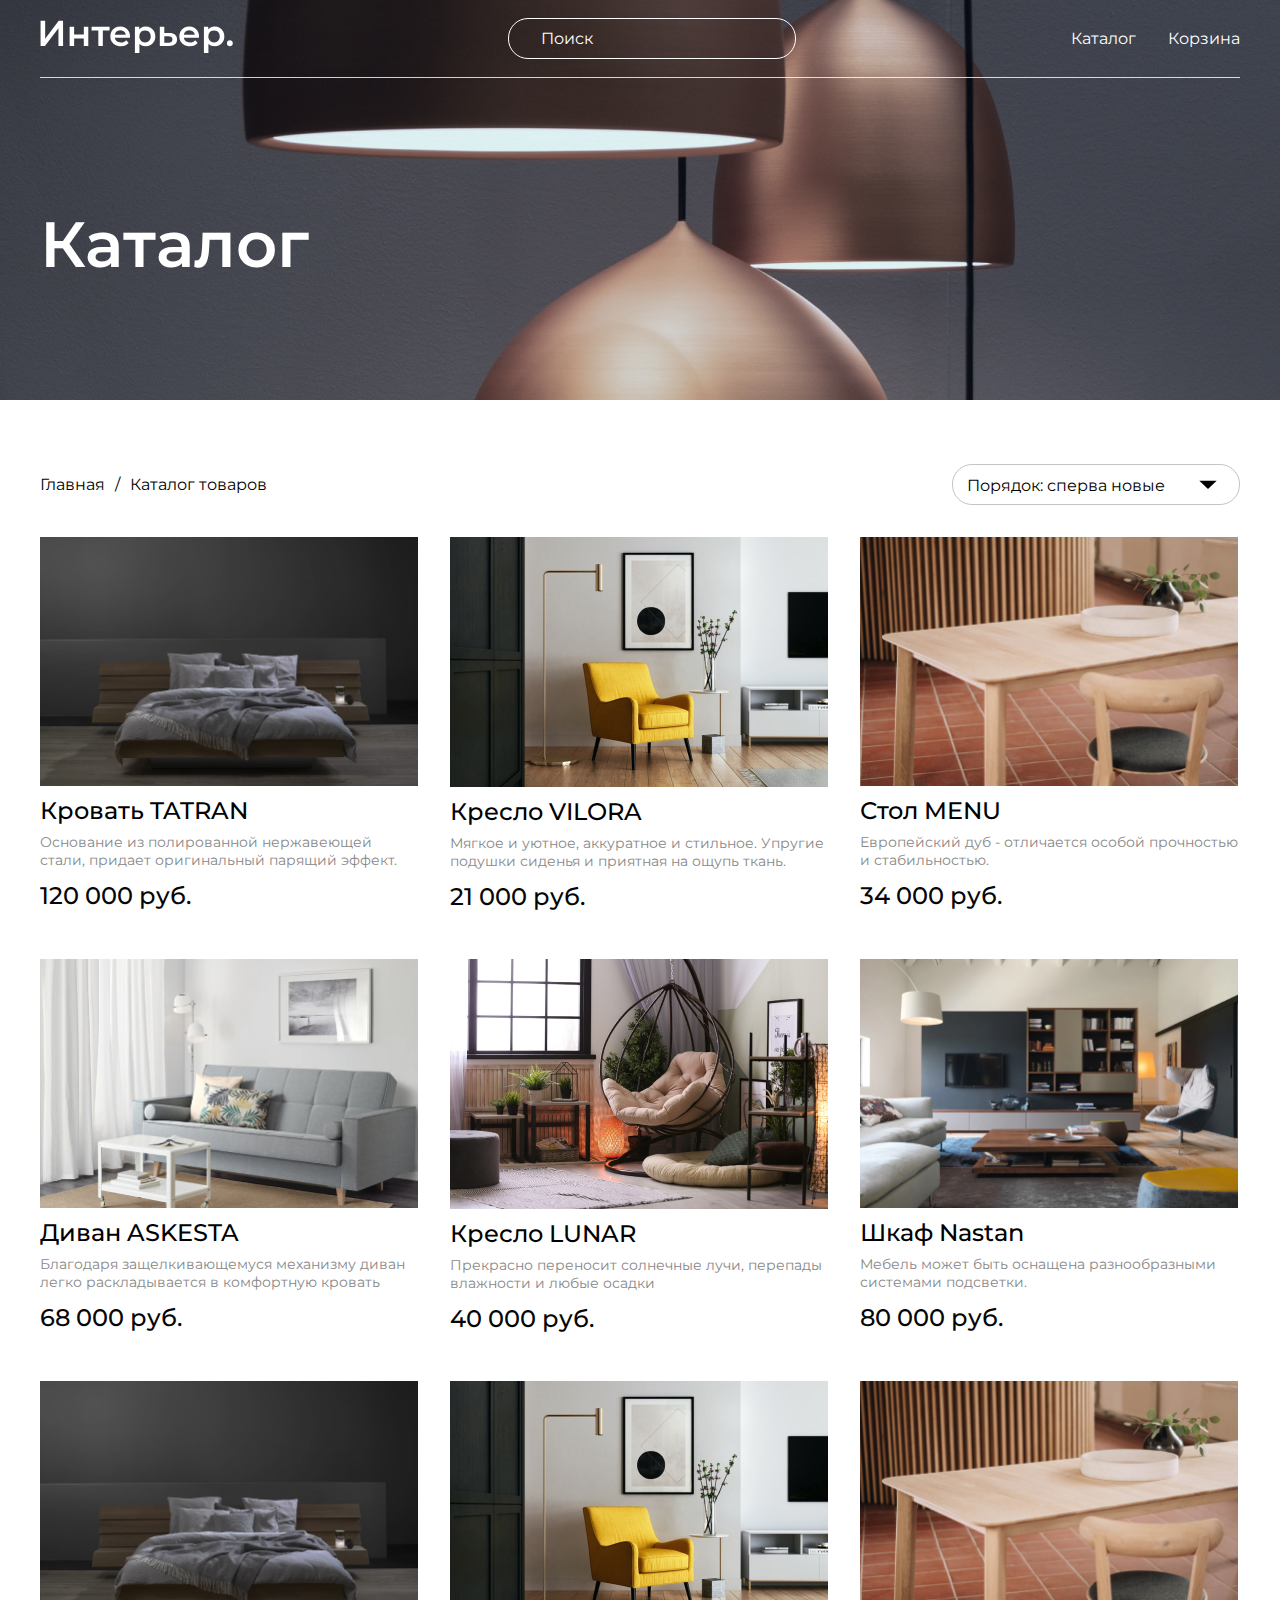
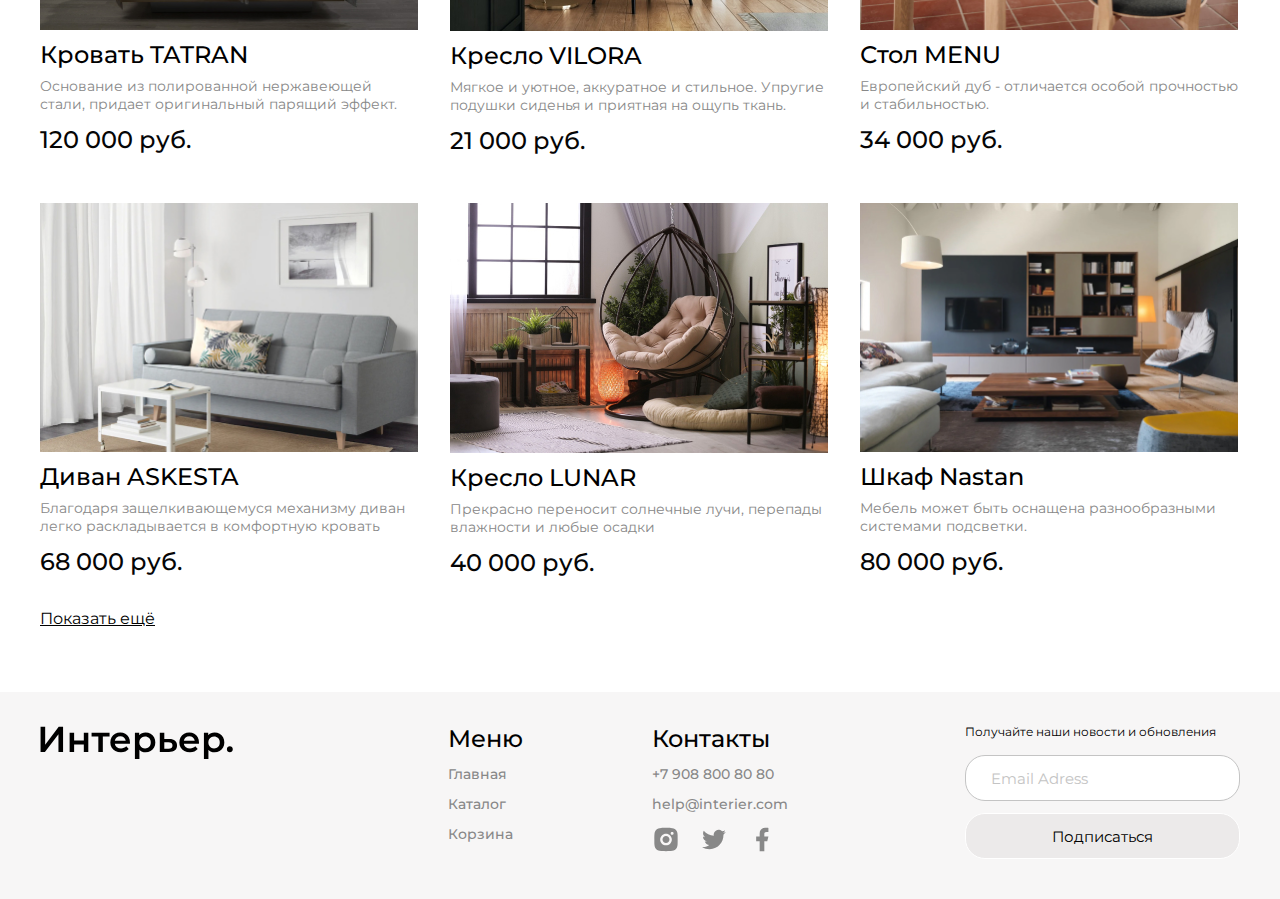
<file: catalog.html>
<!DOCTYPE html>
<html lang="ru">

<head>
    <meta charset="UTF-8">
    <meta name="viewport" content="width=device-width, initial-scale=1.0">
    <title>Каталог</title>
    <link rel="preconnect" href="https://fonts.googleapis.com">
    <link rel="preconnect" href="https://fonts.gstatic.com" crossorigin>
    <link
        href="https://fonts.googleapis.com/css2?family=Montserrat:wght@400;500;600&family=Poppins:wght@600&display=swap"
        rel="stylesheet">
    <link rel="stylesheet" href="./style_catalog.css">
</head>

<body>
    <main class="body">
        <div class="top center">
            <header class="header">
                <a class="header__logo logo" href="./index.html"><img class="logo__img"
                        src="./img/catalog/body/logo.svg" alt="лого"></a>
                <input class="header__input" placeholder="Поиск" type="text">
                <nav class="header__nav">
                    <a class="header__link link" href="./catalog.html">Каталог</a>
                    <a class="header__link link" href="./cart.html">Корзина</a>
                </nav>
                <div class="top__nav_mobile">
                    <a href=""><svg width="20" height="19" viewBox="0 0 20 19" fill="none"
                            xmlns="http://www.w3.org/2000/svg">
                            <g clip-path="url(#clip0_1_253)">
                                <path
                                    d="M5.7515 2.99153C4.59282 4.1485 3.91891 5.70376 3.86709 7.34035C3.81528 8.97695 4.38946 10.5717 5.47264 11.7997C6.55581 13.0276 8.06645 13.7963 9.69672 13.9492C11.2973 14.0992 12.8949 13.6446 14.1757 12.6767L17.5069 16.0087L17.5069 16.0087C17.5897 16.0915 17.6881 16.1572 17.7963 16.2021C17.9046 16.2469 18.0206 16.27 18.1377 16.27C18.2549 16.27 18.3709 16.2469 18.4791 16.2021C18.5873 16.1572 18.6857 16.0915 18.7685 16.0087C18.8514 15.9258 18.9171 15.8275 18.9619 15.7192C19.0068 15.611 19.0298 15.495 19.0298 15.3779C19.0298 15.2607 19.0068 15.1447 18.9619 15.0365C18.9171 14.9282 18.8514 14.8299 18.7685 14.747L18.7685 14.747L15.4368 11.4161C16.4021 10.1351 16.8547 8.53858 16.7038 6.93955C16.5501 5.31066 15.7816 3.80151 14.5547 2.71913C13.3277 1.63674 11.7345 1.06244 10.0992 1.11304C8.46381 1.16365 6.90917 1.83536 5.7515 2.99153ZM5.7515 2.99153L5.82216 3.06229L5.7515 2.99153ZM13.5895 4.25378C14.0271 4.68428 14.3751 5.19715 14.6135 5.76281C14.8518 6.32848 14.9758 6.93574 14.9783 7.54956C14.9808 8.16339 14.8618 8.77164 14.628 9.33923C14.3943 9.90681 14.0505 10.4225 13.6164 10.8565C13.1824 11.2906 12.6667 11.6344 12.0991 11.8682C11.5315 12.1019 10.9233 12.221 10.3094 12.2185C9.6956 12.216 9.08834 12.092 8.52268 11.8536C7.95702 11.6152 7.44415 11.2672 7.01365 10.8297C6.15334 9.95522 5.67341 8.77625 5.6784 7.54956C5.6834 6.32288 6.17291 5.14786 7.04032 4.28045C7.90772 3.41304 9.08274 2.92353 10.3094 2.91854C11.5361 2.91354 12.7151 3.39347 13.5895 4.25378Z"
                                    fill="white" stroke="white" stroke-width="0.2" />
                            </g>
                            <defs>
                                <clipPath id="clip0_1_253">
                                    <rect width="19" height="19" fill="white" transform="translate(0.800659)" />
                                </clipPath>
                            </defs>
                        </svg>
                    </a>
                    <a href="./catalog.html"><svg width="20" height="21" viewBox="0 0 20 21" fill="none"
                            xmlns="http://www.w3.org/2000/svg">
                            <rect x="0.800659" y="0.899902" width="4.57143" height="4.57143" fill="white" />
                            <rect x="0.800659" y="8.21411" width="4.57143" height="4.57143" fill="white" />
                            <rect x="0.800659" y="15.5283" width="4.57143" height="4.57143" fill="white" />
                            <rect x="8.11414" y="8.21411" width="4.57143" height="4.57143" fill="white" />
                            <rect x="8.11414" y="15.5283" width="4.57143" height="4.57143" fill="white" />
                            <rect x="8.11414" y="0.899902" width="4.57143" height="4.57143" fill="white" />
                            <rect x="15.4286" y="8.21411" width="4.57143" height="4.57143" fill="white" />
                            <rect x="15.4286" y="15.5283" width="4.57143" height="4.57143" fill="white" />
                            <rect x="15.4286" y="0.899902" width="4.57143" height="4.57143" fill="white" />
                        </svg>
                    </a>
                    <a href="./cart.html"><svg width="25" height="25" viewBox="0 0 25 25" fill="none"
                            xmlns="http://www.w3.org/2000/svg">
                            <path
                                d="M14.5834 20.8334C15.1359 20.8334 15.6658 20.6139 16.0566 20.2232C16.4473 19.8325 16.6667 19.3026 16.6667 18.7501C16.6667 18.1975 16.4473 17.6676 16.0566 17.2769C15.6658 16.8862 15.1359 16.6667 14.5834 16.6667C14.0309 16.6667 13.501 16.8862 13.1103 17.2769C12.7196 17.6676 12.5001 18.1975 12.5001 18.7501C12.5001 19.3026 12.7196 19.8325 13.1103 20.2232C13.501 20.6139 14.0309 20.8334 14.5834 20.8334ZM7.29174 20.8334C7.84428 20.8334 8.37418 20.6139 8.76488 20.2232C9.15558 19.8325 9.37508 19.3026 9.37508 18.7501C9.37508 18.1975 9.15558 17.6676 8.76488 17.2769C8.37418 16.8862 7.84428 16.6667 7.29174 16.6667C6.73921 16.6667 6.20931 16.8862 5.81861 17.2769C5.4279 17.6676 5.20841 18.1975 5.20841 18.7501C5.20841 19.3026 5.4279 19.8325 5.81861 20.2232C6.20931 20.6139 6.73921 20.8334 7.29174 20.8334ZM20.873 6.16987C21.133 6.16149 21.3796 6.05229 21.5606 5.86538C21.7416 5.67846 21.8428 5.42849 21.8428 5.16831C21.8428 4.90814 21.7416 4.65816 21.5606 4.47125C21.3796 4.28433 21.133 4.17514 20.873 4.16675H19.674C18.7345 4.16675 17.922 4.81883 17.7178 5.7355L16.4126 11.6126C16.2084 12.5292 15.3959 13.1813 14.4563 13.1813H6.63133L5.12924 7.17091H14.8636C15.1212 7.15916 15.3644 7.04856 15.5425 6.86211C15.7206 6.67567 15.82 6.42773 15.82 6.16987C15.82 5.91201 15.7206 5.66408 15.5425 5.47763C15.3644 5.29119 15.1212 5.18059 14.8636 5.16883H5.12924C4.82473 5.16874 4.5242 5.23808 4.25051 5.37157C3.97682 5.50507 3.73716 5.69921 3.54976 5.93923C3.36236 6.17925 3.23215 6.45884 3.16903 6.75674C3.10591 7.05464 3.11154 7.36302 3.1855 7.65841L4.68758 13.6667C4.79586 14.1003 5.046 14.4852 5.39821 14.7602C5.75042 15.0352 6.18447 15.1845 6.63133 15.1845H14.4563C15.368 15.1846 16.2524 14.8738 16.9636 14.3033C17.6748 13.7329 18.1701 12.9369 18.3678 12.047L19.674 6.16987H20.873Z"
                                fill="white" />
                        </svg>
                    </a>

                </div>
            </header>
            <section class="top__content">
                <h1 class="top__title top__title_second">Каталог</h1>
            </section>
        </div>

        <div class="link-box__top center">
            <div class="link-box">
                <a class="link-box__link link" href="./index.html">Главная</a>
                <p class="link-box__tild">/</p>
                <a class="link-box__link link" href="./catalog.html">Каталог товаров</a>
            </div>
            <form class="" action="#">
                <select class="form-box" name="#" id="#">
                    <option class="form-box__select" value="Порядок: сперва новые">Порядок: сперва новые</option>
                </select>
            </form>
        </div>

        <div class="product-box center">
            <div class="product-box__content">
                <div class="product">
                    <img class="product__img" src="./img/catalog/bad_tatran.jpg" alt="bed_tatran">
                    <h3 class="product__name">Кровать TATRAN</h3>
                    <p class="product__text">Основание из полированной нержавеющей стали, придает оригинальный парящий
                        эффект.</p>
                    <p class="product__price">120 000 руб.</p>
                </div>
                <div class="product">
                    <img class="product__img" src="./img/catalog/armchair_vilora.jpg" alt="armchair_violra">
                    <h3 class="product__name">Кресло VILORA</h3>
                    <p class="product__text">Мягкое и уютное, аккуратное и стильное. Упругие подушки сиденья и приятная
                        на
                        ощупь ткань.</p>
                    <p class="product__price">21 000 руб.</p>
                </div>
                <div class="product">
                    <img class="product__img" src="./img/catalog/table_menu.jpg" alt="table_menu">
                    <h3 class="product__name">Стол MENU</h3>
                    <p class="product__text">Европейский дуб - отличается особой прочностью и стабильностью.</p>
                    <p class="product__price">34 000 руб.</p>
                </div>
                <div class="product">
                    <img class="product__img" src="./img/catalog/sofa_asketa.jpg" alt="sofa_asketa">
                    <h3 class="product__name">Диван ASKESTA</h3>
                    <p class="product__text">Благодаря защелкивающемуся механизму диван легко раскладывается в
                        комфортную
                        кровать</p>
                    <p class="product__price">68 000 руб.</p>
                </div>
                <div class="product">
                    <img class="product__img" src="./img/catalog/armchair_lunar.jpg" alt="armchair_lunar">
                    <h3 class="product__name">Кресло LUNAR</h3>
                    <p class="product__text">Прекрасно переносит солнечные лучи, перепады влажности и любые осадки</p>
                    <p class="product__price">40 000 руб.</p>
                </div>
                <div class="product">
                    <img class="product__img" src="./img/catalog/sloset_nastan.jpg" alt="sloset_nastan">
                    <h3 class="product__name">Шкаф Nastan</h3>
                    <p class="product__text">Мебель может быть оснащена разнообразными системами подсветки.</p>
                    <p class="product__price">80 000 руб.</p>
                </div>
                <div class="product">
                    <img class="product__img" src="./img/catalog/bad_tatran.jpg" alt="bad_tatran">
                    <h3 class="product__name">Кровать TATRAN</h3>
                    <p class="product__text">Основание из полированной нержавеющей стали, придает оригинальный парящий
                        эффект. </p>
                    <p class="product__price">120 000 руб.</p>
                </div>
                <div class="product">
                    <img class="product__img" src="./img/catalog/armchair_vilora.jpg" alt="armchair_vilora">
                    <h3 class="product__name">Кресло VILORA</h3>
                    <p class="product__text">Мягкое и уютное, аккуратное и стильное. Упругие подушки сиденья и приятная
                        на
                        ощупь ткань.</p>
                    <p class="product__price">21 000 руб.</p>
                </div>
                <div class="product">
                    <img class="product__img" src="./img/catalog/table_menu.jpg" alt="table_menu">
                    <h3 class="product__name">Стол MENU</h3>
                    <p class="product__text">Европейский дуб - отличается особой прочностью и стабильностью.</p>
                    <p class="product__price">34 000 руб.</p>
                </div>
                <div class="product">
                    <img class="product__img" src="./img/catalog/sofa_asketa.jpg" alt="sofa_asketa">
                    <h3 class="product__name">Диван ASKESTA</h3>
                    <p class="product__text">Благодаря защелкивающемуся механизму диван легко раскладывается в
                        комфортную
                        кровать</p>
                    <p class="product__price">68 000 руб.</p>
                </div>
                <div class="product">
                    <img class="product__img" src="./img/catalog/armchair_lunar.jpg" alt="armchair_lunar">
                    <h3 class="product__name">Кресло LUNAR</h3>
                    <p class="product__text">Прекрасно переносит солнечные лучи, перепады влажности и любые осадки</p>
                    <p class="product__price">40 000 руб.</p>
                </div>
                <div class="product">
                    <img class="product__img" src="./img/catalog/sloset_nastan.jpg" alt="sloset_nastan">
                    <h3 class="product__name">Шкаф Nastan</h3>
                    <p class="product__text">Мебель может быть оснащена разнообразными системами подсветки.</p>
                    <p class="product__price">80 000 руб.</p>
                </div>
            </div>
        </div>

        <div class="link-box__bottom center">
            <a class="link-box__link_bottom link" href="#">Показать ещё</a>
        </div>

        <footer class="footer center">
            <div class="footer__logo-box">
                <a class="footer__logo logo" href="./index.html"><img src="./img/footer_logo.svg" alt="logo"></a>
            </div>
            <div class="footer__content-box">
                <div class="footer__info">
                    <div class="footer__items-box">
                        <h4 class="footer__title">Меню</h4>
                        <a class="footer__link link" href="./index.html">Главная</a>
                        <a class="footer__link link" href="./catalog.html">Каталог</a>
                        <a class="footer__link link" href="./cart.html">Корзина</a>
                    </div>
                    <div class="footer__items-box">
                        <h4 class="footer__title">Контакты</h4>
                        <a class="footer__link link" href="tel:+79088008080" title="Контактный номер телефона">+7 908
                            800 80
                            80</a>
                        <a class="footer__link link" href="mailto:help@interier.com"
                            title="напишите нам на email">help@interier.com</a>
                        <div class="footer__network-box">
                            <a href="https://www.instagram.com/"><svg class="network__icon" width="28" height="29"
                                    viewBox="0 0 28 29" fill="none" xmlns="http://www.w3.org/2000/svg">
                                    <g clip-path="url(#clip0_5140_150)">
                                        <path
                                            d="M13.9999 2.83398C17.1698 2.83398 17.5653 2.84565 18.8089 2.90398C20.0514 2.96232 20.8973 3.15715 21.6416 3.44648C22.4116 3.74282 23.0603 4.14415 23.7089 4.79165C24.3022 5.37486 24.7612 6.08034 25.0541 6.85898C25.3423 7.60215 25.5383 8.44915 25.5966 9.69165C25.6514 10.9353 25.6666 11.3308 25.6666 14.5007C25.6666 17.6705 25.6549 18.066 25.5966 19.3097C25.5383 20.5522 25.3423 21.398 25.0541 22.1423C24.762 22.9214 24.3029 23.627 23.7089 24.2097C23.1255 24.8027 22.4201 25.2617 21.6416 25.5548C20.8984 25.843 20.0514 26.039 18.8089 26.0973C17.5653 26.1522 17.1698 26.1673 13.9999 26.1673C10.8301 26.1673 10.4346 26.1557 9.19092 26.0973C7.94842 26.039 7.10259 25.843 6.35825 25.5548C5.5793 25.2625 4.8737 24.8034 4.29092 24.2097C3.69756 23.6265 3.23851 22.921 2.94575 22.1423C2.65642 21.3992 2.46159 20.5522 2.40325 19.3097C2.34842 18.066 2.33325 17.6705 2.33325 14.5007C2.33325 11.3308 2.34492 10.9353 2.40325 9.69165C2.46159 8.44798 2.65642 7.60332 2.94575 6.85898C3.23769 6.07986 3.69686 5.37419 4.29092 4.79165C4.87387 4.19809 5.57942 3.739 6.35825 3.44648C7.10259 3.15715 7.94725 2.96232 9.19092 2.90398C10.4346 2.84915 10.8301 2.83398 13.9999 2.83398ZM13.9999 8.66732C12.4528 8.66732 10.9691 9.2819 9.87513 10.3759C8.78117 11.4698 8.16659 12.9536 8.16659 14.5007C8.16659 16.0477 8.78117 17.5315 9.87513 18.6254C10.9691 19.7194 12.4528 20.334 13.9999 20.334C15.547 20.334 17.0307 19.7194 18.1247 18.6254C19.2187 17.5315 19.8333 16.0477 19.8333 14.5007C19.8333 12.9536 19.2187 11.4698 18.1247 10.3759C17.0307 9.2819 15.547 8.66732 13.9999 8.66732ZM21.5833 8.37565C21.5833 7.98888 21.4296 7.61794 21.1561 7.34445C20.8826 7.07096 20.5117 6.91732 20.1249 6.91732C19.7381 6.91732 19.3672 7.07096 19.0937 7.34445C18.8202 7.61794 18.6666 7.98888 18.6666 8.37565C18.6666 8.76243 18.8202 9.13336 19.0937 9.40685C19.3672 9.68034 19.7381 9.83398 20.1249 9.83398C20.5117 9.83398 20.8826 9.68034 21.1561 9.40685C21.4296 9.13336 21.5833 8.76243 21.5833 8.37565ZM13.9999 11.0007C14.9282 11.0007 15.8184 11.3694 16.4748 12.0258C17.1312 12.6822 17.4999 13.5724 17.4999 14.5007C17.4999 15.4289 17.1312 16.3191 16.4748 16.9755C15.8184 17.6319 14.9282 18.0007 13.9999 18.0007C13.0717 18.0007 12.1814 17.6319 11.525 16.9755C10.8687 16.3191 10.4999 15.4289 10.4999 14.5007C10.4999 13.5724 10.8687 12.6822 11.525 12.0258C12.1814 11.3694 13.0717 11.0007 13.9999 11.0007Z"
                                            fill="#888888" />
                                    </g>
                                    <defs>
                                        <clipPath id="clip0_5140_150">
                                            <rect width="28" height="28" fill="white"
                                                transform="translate(0 0.50061)" />
                                        </clipPath>
                                    </defs>
                                </svg>
                            </a>
                            <a href="https://twitter.com/"><svg class="network__icon" width="28" height="29"
                                    viewBox="0 0 28 29" fill="none" xmlns="http://www.w3.org/2000/svg">
                                    <g clip-path="url(#clip0_5140_147)">
                                        <path
                                            d="M25.8556 7.09919C24.9649 7.49317 24.0204 7.75191 23.0533 7.86686C24.0726 7.2572 24.8356 6.29771 25.1999 5.16719C24.2433 5.73652 23.1944 6.13552 22.1013 6.35136C21.367 5.5657 20.3937 5.04465 19.3327 4.86921C18.2717 4.69377 17.1825 4.87376 16.2344 5.38122C15.2863 5.88868 14.5324 6.69516 14.0899 7.67528C13.6474 8.65541 13.5411 9.75427 13.7876 10.801C11.8476 10.7038 9.94966 10.1996 8.21711 9.3213C6.48455 8.44296 4.95609 7.21008 3.73094 5.70269C3.29728 6.44755 3.06939 7.29429 3.07061 8.15619C3.07061 9.84786 3.93161 11.3424 5.24061 12.2174C4.46595 12.193 3.70834 11.9838 3.03094 11.6072V11.6679C3.03117 12.7945 3.42104 13.8864 4.13443 14.7584C4.84782 15.6304 5.84083 16.2289 6.94511 16.4524C6.22599 16.6472 5.47196 16.676 4.74011 16.5364C5.05145 17.5061 5.65828 18.3543 6.47563 18.962C7.29298 19.5697 8.27992 19.9066 9.29827 19.9255C8.28617 20.7204 7.12731 21.308 5.88797 21.6547C4.64862 22.0014 3.35309 22.1005 2.07544 21.9462C4.30575 23.3805 6.90205 24.142 9.55377 24.1395C18.5289 24.1395 23.4371 16.7044 23.4371 10.2562C23.4371 10.0462 23.4313 9.83386 23.4219 9.62619C24.3773 8.93572 25.2018 8.08038 25.8568 7.10036L25.8556 7.09919Z"
                                            fill="#888888" />
                                    </g>
                                    <defs>
                                        <clipPath id="clip0_5140_147">
                                            <rect width="28" height="28" fill="white"
                                                transform="translate(0 0.500488)" />
                                        </clipPath>
                                    </defs>
                                </svg>
                            </a>
                            <a href="https://www.facebook.com/"><svg class="network__icon" width="28" height="29"
                                    viewBox="0 0 28 29" fill="none" xmlns="http://www.w3.org/2000/svg">
                                    <g clip-path="url(#clip0_5140_144)">
                                        <path
                                            d="M16.3334 16.2218H19.2501L20.4167 11.5552H16.3334V9.22184C16.3334 8.02018 16.3334 6.88851 18.6667 6.88851H20.4167V2.96851C20.0364 2.91834 18.6002 2.80518 17.0836 2.80518C13.9161 2.80518 11.6667 4.73834 11.6667 8.28851V11.5552H8.16675V16.2218H11.6667V26.1385H16.3334V16.2218Z"
                                            fill="#888888" />
                                    </g>
                                    <defs>
                                        <clipPath id="clip0_5140_144">
                                            <rect width="28" height="28" fill="white"
                                                transform="translate(0 0.471802)" />
                                        </clipPath>
                                    </defs>
                                </svg>
                            </a>
                        </div>
                    </div>
                </div>
                <form class="footer__from-box" action="#">
                    <p class="footer__from-text">Получайте наши новости и обновления</p>
                    <input placeholder="Email Adress" class="footer__input" type="email">
                    <button class="footer__button button" type="submit">Подписаться</button>
                </form>
            </div>
        </footer>


    </main>
</body>

</html>
</file>
<file: style.css>
@charset "UTF-8";
* {
  margin: 0;
  padding: 0;
}

a {
  text-decoration: none;
}

.body {
  background: rgb(255, 255, 255);
  font-family: "Montserrat", sans-serif;
}

.center {
  padding-left: calc(50% - 600px);
  padding-right: calc(50% - 600px);
}

.link {
  transition: all 0.3s;
}

.button {
  transition: all 0.3s;
}

.network__icon path {
  transition: fill 0.3s;
}

.link:hover {
  text-decoration: underline;
}

.footer__link:hover {
  color: #000;
}

.button:hover {
  background-color: #000;
  color: #FFFFFF;
}

.network__icon:hover path {
  fill: #000;
}

.top__nav_mobile {
  display: none;
}

.top {
  height: 735px;
  background-image: url(./img/top_background.jpg);
  background-repeat: no-repeat;
  background-position: center;
  background-size: cover;
}
.top__header {
  height: 77px;
  display: flex;
  flex-wrap: wrap;
  justify-content: space-between;
  align-items: center;
  border-bottom: 0.5px solid rgba(255, 255, 255, 0.8);
}
.top__title {
  font-weight: 600;
  font-size: 64px;
  line-height: 70px;
  color: #FFF;
  font-style: normal;
  margin-top: 64px;
  margin-bottom: 16px;
}
.top__text {
  color: #FFF;
  font-family: Montserrat;
  font-size: 24px;
  font-style: normal;
  font-weight: 400;
  margin-bottom: 16px;
}
.top__link {
  color: #FFF;
  font-family: Montserrat;
  font-size: 16px;
  font-style: normal;
  font-weight: 400;
  text-decoration-line: underline;
}

.header__input {
  width: 288px;
  height: 41px;
  border-radius: 20px;
  border: 1px;
  background-color: transparent;
  outline: none;
  border: 1px solid rgb(255, 255, 255);
  color: #FFFFFF;
  padding-left: 32px;
  padding-right: 32px;
  box-sizing: border-box;
  font-family: inherit;
  font-size: 16px;
}
.header__input::-moz-placeholder {
  color: #FFFFFF;
}
.header__input::placeholder {
  color: #FFFFFF;
}
.header__nav {
  display: flex;
  gap: 32px;
}
.header__link {
  font-size: 16px;
  color: #FFF;
  font-style: normal;
  font-weight: 400;
}

.for-box {
  padding-top: 64px;
}
.for-box__title {
  color: #000;
  font-family: Montserrat;
  font-size: 48px;
  font-style: normal;
  font-weight: 600;
}
.for-box__for {
  margin-top: 32px;
  display: grid;
  gap: 32px;
  grid-template-columns: repeat(12, 1fr);
}
.for-box__item {
  height: 415px;
  grid-column: span 4;
  color: #FFF;
  font-size: 34px;
  font-weight: 600;
  display: flex;
  justify-content: center;
  align-items: center;
}
.for-box__item_big {
  grid-column: span 6;
}
.for-box__item_1 {
  background-image: url(./img/main/for/for_rest.jpg);
}
.for-box__item_2 {
  background-image: url(./img/main/for/for_work.jpg);
}
.for-box__item_3 {
  background-image: url(./img/main/for/for_kitchen.jpg);
}
.for-box__item_4 {
  background-image: url(./img/main/for/for_children.jpg);
}
.for-box__item_5 {
  background-image: url(./img/main/for/for_bathroom.jpg);
}

.product-box {
  margin-top: 64px;
}
.product-box__title {
  font-weight: 600;
  font-size: 48px;
  color: #000000;
  margin-bottom: 32px;
}
.product-box__content {
  margin-top: 32px;
  display: flex;
  flex-wrap: wrap;
  gap: 56px 32px;
  flex-direction: row;
}

.product {
  width: 378px;
  display: flex;
  flex-direction: column;
}
.product__price-box {
  display: flex;
  gap: 32px;
}
.product__img {
  width: 100%;
}
.product__name {
  font-weight: 500;
  font-size: 24px;
  color: #000000;
  margin-bottom: 8px;
  margin-top: 10px;
}
.product__text {
  font-size: 14px;
  color: #888888;
  margin-bottom: 12px;
}
.product__price {
  font-weight: 500;
  font-size: 24px;
  color: #050505;
}
.product__price_old {
  font-weight: 500;
  font-size: 24px;
  text-decoration-line: line-through;
  color: #888888;
}

.catalog {
  margin-top: 72px;
}

.link-box {
  margin-top: 39px;
}
.link-box__link {
  color: #000;
  font-size: 16px;
  font-style: normal;
  font-weight: 400;
  text-decoration-line: underline;
}

.footer {
  margin-top: 64px;
  display: flex;
  justify-content: space-between;
  background: #F7F6F6;
  padding-top: 32px;
  padding-bottom: 40px;
  flex-wrap: wrap;
}
.footer__logo {
  color: #000;
  font-family: Montserrat;
  font-size: 36px;
  font-style: normal;
  font-weight: 600;
}
.footer__content-box {
  width: 792px;
  display: flex;
  justify-content: space-between;
  flex-wrap: wrap;
}
.footer__info {
  display: flex;
  gap: 129px;
}
.footer__items-box {
  display: flex;
  flex-direction: column;
  gap: 12px;
}
.footer__title {
  color: #000;
  font-family: Montserrat;
  font-size: 24px;
  font-weight: 500;
}
.footer__link {
  font-weight: 500;
  font-size: 14px;
  color: #888888;
  text-decoration: none;
  display: flex;
  flex-direction: column;
}
.footer__network-box {
  display: flex;
  align-items: center;
  gap: 20px;
}
.footer__from-box {
  display: flex;
  flex-direction: column;
  gap: 12px;
  width: 275px;
}
.footer__from-text {
  margin-bottom: 4px;
  color: #000;
  font-family: Montserrat;
  font-size: 12px;
  font-style: normal;
  font-weight: 400;
}
.footer__input::-moz-placeholder {
  color: #C4C4C4;
}
.footer__input::placeholder {
  color: #C4C4C4;
}
.footer__input {
  background: #FFFFFF;
  border: 1px solid #c4c4c4;
  box-sizing: border-box;
  border-radius: 20px;
  font-style: normal;
  font-weight: normal;
  font-size: 15px;
  color: #000;
  height: 46px;
  padding-left: 25px;
  padding-right: 25px;
  font-family: inherit;
}
.footer__button {
  background: rgba(222, 215, 215, 0.41);
  border: 1px solid #FFFFFF;
  box-sizing: border-box;
  border-radius: 20px;
  height: 46px;
  font-size: 15px;
  color: #000000;
  font-family: inherit;
}

@media (max-width: 1024px) {
  .center {
    padding-left: calc(50% - 393px);
    padding-right: calc(50% - 393px);
  }
  .for-box__item {
    height: 268px;
  }
  .product-box__content {
    -moz-column-gap: 29px;
         column-gap: 29px;
    row-gap: 39px;
  }
  .product__content {
    gap: 29px;
  }
  .footer__from-box {
    width: 268px;
  }
  .footer__logo-box {
    display: none;
  }
  .cart {
    display: flex;
    flex-wrap: wrap;
    flex-direction: column;
    gap: 0px;
  }
  .cart__form {
    order: 1;
    width: 376px;
    height: 556px;
    margin-top: 64px;
  }
  .cart_button-box_button_black {
    background: var(--color-7, #000);
    color: #FFF;
  }
}
@media (min-width: 768px) and (max-width: 833px) {
  .center {
    padding-left: 24px;
    padding-right: 24px;
  }
  .product {
    width: 345px;
  }
  .for-box__item {
    height: 243.778px;
  }
  .cart_button-box_button_black {
    background: var(--color-7, #000);
    color: #FFF;
  }
}
@media (max-width: 767px) {
  .center {
    padding-left: 16px;
    padding-right: 16px;
  }
  .top__nav_mobile {
    display: flex;
    justify-content: center;
    align-items: center;
    gap: 32px;
  }
  .logo__img {
    width: 99px;
  }
  .top_header {
    height: 57px;
    display: flex;
    padding: 16px 0px;
    justify-content: space-between;
    align-items: center;
    border-bottom: none;
    padding-top: 32px;
  }
  .top__content {
    font-size: 48px;
    text-align: center;
  }
  .top__title {
    margin-top: 13px;
    font-size: 48px;
  }
  .top__title_second {
    margin-top: 66px;
  }
  .top__text {
    text-align: center;
    font-size: 16px;
    font-weight: 400;
    margin-bottom: 0px;
  }
  .top__link {
    font-size: 14px;
  }
  .header {
    height: 57px;
    display: flex;
    padding: 16px 0px;
    justify-content: space-between;
    align-items: center;
    border-bottom: none;
    padding-top: 32px;
  }
  .header__input {
    display: none;
  }
  .header__nav {
    display: none;
  }
  .title {
    font-size: 48px;
    margin-top: 82px;
  }
  .link-box__top {
    margin-top: 32px;
    gap: 16px;
  }
  .link-box__link {
    font-size: 14px;
  }
  .link-box__tild {
    font-size: 14px;
  }
  .for-box {
    padding-top: 32px;
  }
  .for-box__title {
    font-size: 24px;
  }
  .for-box__for {
    margin-top: 32px;
    display: grid;
    gap: 16px;
    grid-template-columns: repeat(4, 1fr);
  }
  .for-box__item {
    height: 375px;
    grid-column: span 4;
    color: #FFF;
    font-size: 28px;
    font-weight: 600;
    display: flex;
    justify-content: center;
    align-items: center;
  }
  .for-box__item_big {
    grid-column: span 4;
    height: 244px;
  }
  .product-box {
    margin-top: 32px;
    margin-bottom: 32px;
  }
  .product-box__content {
    row-gap: 32px;
  }
  .product-box__title {
    font-size: 24px;
  }
  .mid__title {
    font-size: 24px;
  }
  .catalog {
    margin-top: 0px;
  }
  .product__name {
    font-size: 18px;
    margin-top: 9px;
    margin-bottom: 4px;
  }
  .product__text {
    margin-bottom: 8px;
  }
  .product__price {
    font-size: 18px;
  }
  .product__price_old {
    font-size: 18px;
  }
  .product__img {
    height: 226px;
  }
  .footer {
    margin-top: 32px;
    padding-bottom: 32px;
  }
  .footer__content-box {
    justify-content: center;
    gap: 47px;
  }
  .footer__info {
    gap: 100px;
  }
  .footer_from-text {
    font-size: 12px;
  }
  .footer__network-box {
    display: none;
  }
  .cart {
    margin-top: 92px;
  }
  .cart__form {
    width: 343px;
  }
  .cart__item-box {
    padding-top: 18px;
    padding-bottom: 24px;
    display: grid;
    grid-template-columns: repeat(4, 1fr);
    gap: 16px;
  }
  .cart__input {
    grid-column: span 1;
  }
  .cart__name-box {
    display: none;
  }
  .cart__button-box {
    gap: 14px;
  }
  .cart__button {
    width: 166px;
  }
  .cart__form {
    margin-bottom: 16px;
  }
  .item {
    grid-column: span 3;
    height: 150px;
  }
  .item__img {
    display: none;
  }
  .item__name {
    font-size: 18px;
  }
  .item__text {
    font-size: 12px;
    margin-top: 8px;
    margin-bottom: 15px;
  }
  .item__price {
    font-size: 12px;
    padding-bottom: 15px;
  }
  .item .mid__title {
    font-size: 24px;
  }
  .form-box {
    font-size: 14px;
  }
  .bottom__link::after {
    content: "показать ещё";
  }
}/*# sourceMappingURL=style.css.map */
</file>
<file: style_cart.css>
@charset "UTF-8";
@keyframes myAnim {
  0% {
    transform: scale3d(1, 1, 1);
  }
  30% {
    transform: scale3d(1.25, 0.75, 1);
  }
  40% {
    transform: scale3d(0.75, 1.25, 1);
  }
  50% {
    transform: scale3d(1.15, 0.85, 1);
  }
  65% {
    transform: scale3d(0.95, 1.05, 1);
  }
  75% {
    transform: scale3d(1.05, 0.95, 1);
  }
  100% {
    transform: scale3d(1, 1, 1);
  }
}
* {
  margin: 0;
  padding: 0;
}

a {
  text-decoration: none;
}

.body {
  background: rgb(255, 255, 255);
  font-family: "Montserrat", sans-serif;
}

.link {
  transition: all 0.3s;
}

.button {
  transition: all 0.3s;
}

.network__icon path {
  transition: fill 0.3s;
}

.link:hover {
  text-decoration: underline;
}

.footer__link:hover {
  color: #000;
}

.button:hover {
  background-color: #000;
  color: #FFFFFF;
}

.network__icon:hover path {
  fill: #000;
}

.top {
  height: 400px;
  background-image: url(./img/cart/background_cart.jpg);
  background-repeat: no-repeat;
  background-position: center;
  background-size: cover;
}
.top__nav_mobile {
  display: none;
}
.top__title {
  font-weight: 600;
  font-size: 64px;
  margin-top: 127px;
  color: #FFFFFF;
  font-style: normal;
}

.header {
  height: 77px;
  display: flex;
  flex-wrap: wrap;
  justify-content: space-between;
  align-items: center;
  border-bottom: 0.5px solid rgba(255, 255, 255, 0.8);
}
.header__input {
  width: 288px;
  height: 41px;
  border-radius: 20px;
  border: 1px;
  background-color: transparent;
  outline: none;
  border: 1px solid rgb(255, 255, 255);
  color: #FFFFFF;
  padding-left: 32px;
  padding-right: 32px;
  box-sizing: border-box;
  font-family: inherit;
  font-size: 16px;
}
.header__input::-moz-placeholder {
  color: #FFFFFF;
}
.header__input::placeholder {
  color: #FFFFFF;
}
.header__link {
  font-size: 16px;
  color: #FFFFFF;
  font-style: normal;
  font-weight: 400;
}
.header__nav {
  display: flex;
  gap: 32px;
}

.cart {
  display: grid;
  grid-template-columns: repeat(12, 1fr);
  gap: 32px;
  margin-top: 64px;
}
.cart__content {
  grid-column: span 8;
}
.cart__name-box {
  display: flex;
  justify-content: space-between;
  margin-bottom: 14px;
}
.cart__name {
  color: #000;
  font-family: Montserrat;
  font-size: 16px;
  font-weight: 400;
}
.cart__item-box {
  border-top: 0.5px solid #CACDD8;
  padding-top: 25px;
  padding-bottom: 32px;
  display: flex;
  justify-content: space-between;
  flex-wrap: wrap;
}
.cart__input {
  width: 21px;
  height: 51px;
  flex-shrink: 0;
  font-family: Poppins;
  border-radius: 6px;
  background: #F7F6F6;
  padding-left: 25px;
  padding-right: 25px;
  border-style: none;
}
.cart__form {
  grid-column: span 4;
  border-radius: 20px;
  background: #F7F6F6;
  display: flex;
  flex-direction: column;
  flex-wrap: wrap;
  align-content: center;
}
.cart__button-box {
  display: flex;
  gap: 7px;
  flex-direction: row;
  grid-column: span 4;
}
.cart__button {
  border: 1px solid #000;
  box-sizing: border-box;
  border-radius: 50px;
  width: 200px;
  height: 37px;
  color: #020202;
  text-align: center;
  font-size: 14px;
  font-weight: 400;
  background: none;
  font-family: inherit;
}

.form__tilte {
  padding-top: 42px;
  padding-bottom: 35px;
  color: #000;
  text-align: center;
  font-family: Montserrat;
  font-size: 24px;
  font-weight: 600;
}
.form__input {
  width: 288px;
  border: none;
  border-bottom: 1px solid #CACDD8;
  color: #000;
  font-family: Montserrat;
  font-size: 14px;
  font-weight: 400;
  background: #F7F6F6;
  margin-bottom: 41px;
}
.form__text-box {
  margin-top: 25px;
  margin-bottom: 18px;
  display: flex;
  justify-content: center;
  align-items: center;
}
.form__text {
  color: #000;
  text-align: center;
  font-family: Montserrat;
  font-size: 24px;
  font-weight: 400;
}
.form__price {
  color: #000;
  text-align: center;
  font-family: Montserrat;
  font-size: 24px;
  font-weight: 500;
}
.form__button {
  border: 1px solid #040404;
  box-sizing: border-box;
  border-radius: 20px;
  width: 275px;
  height: 46px;
  color: #000;
  text-align: center;
  font-size: 16px;
  font-weight: 400;
  font-family: inherit;
  animation: myAnim 2s ease 0s 1 normal forwards;
}

.item {
  display: flex;
  gap: 32px;
  height: 173px;
}
.item__img {
  width: 173px;
  flex-shrink: 0;
}
.item__info {
  width: 276px;
  display: flex;
  justify-content: space-between;
  flex-direction: column;
}
.item__name {
  color: #000;
  font-size: 24px;
  font-weight: 500;
}
.item__text {
  color: #888;
  font-size: 14px;
  font-weight: 400;
}
.item__price {
  color: #050505;
  font-size: 16px;
  font-weight: 500;
}
.item__link-box {
  display: flex;
  flex-direction: row;
  gap: 30px;
  flex-wrap: wrap;
}
.item__link {
  color: #000;
  text-align: center;
  font-size: 14px;
  font-weight: 400;
  line-height: 210%;
  text-decoration-line: underline;
}

.product-box {
  margin-top: 64px;
}

.mid__title {
  font-weight: 600;
  font-size: 48px;
  color: #000000;
  margin-bottom: 32px;
}

.product {
  width: 378px;
  display: flex;
  flex-direction: column;
}
.product__content {
  margin-top: 32px;
  display: flex;
  flex-wrap: wrap;
  gap: 32px;
  flex-direction: row;
}
.product__img {
  width: 100%;
}
.product__name {
  font-weight: 500;
  font-size: 24px;
  color: #000000;
  margin-bottom: 8px;
  margin-top: 10px;
}
.product__text {
  font-size: 14px;
  color: #888888;
  margin-bottom: 12px;
}
.product__price-box {
  display: flex;
  gap: 32px;
}
.product__price {
  font-weight: 500;
  font-size: 24px;
  color: #050505;
}
.product__price_old {
  font-weight: 500;
  font-size: 24px;
  text-decoration-line: line-through;
  color: #888888;
}

.bottom__link {
  color: #000;
  font-family: Montserrat;
  font-size: 16px;
  font-style: normal;
  font-weight: 400;
  text-decoration-line: underline;
}

.center {
  padding-left: calc(50% - 600px);
  padding-right: calc(50% - 600px);
}

.footer {
  margin-top: 64px;
  display: flex;
  justify-content: space-between;
  background: #F7F6F6;
  padding-top: 32px;
  padding-bottom: 40px;
  flex-wrap: wrap;
}
.footer__logo {
  color: #000;
  font-family: Montserrat;
  font-size: 36px;
  font-style: normal;
  font-weight: 600;
}
.footer__content-box {
  width: 792px;
  display: flex;
  justify-content: space-between;
  flex-wrap: wrap;
}
.footer__info {
  display: flex;
  gap: 129px;
}
.footer__items-box {
  display: flex;
  flex-direction: column;
  gap: 12px;
}
.footer__title {
  color: #000;
  font-family: Montserrat;
  font-size: 24px;
  font-weight: 500;
}
.footer__link {
  font-weight: 500;
  font-size: 14px;
  color: #888888;
  text-decoration: none;
  display: flex;
  flex-direction: column;
}
.footer__network-box {
  display: flex;
  align-items: center;
  gap: 20px;
}
.footer__from-box {
  display: flex;
  flex-direction: column;
  gap: 12px;
  width: 275px;
}
.footer__from-text {
  margin-bottom: 4px;
  color: #000;
  font-family: Montserrat;
  font-size: 12px;
  font-style: normal;
  font-weight: 400;
}
.footer__input::-moz-placeholder {
  color: #C4C4C4;
}
.footer__input::placeholder {
  color: #C4C4C4;
}
.footer__input {
  background: #FFFFFF;
  border: 1px solid #c4c4c4;
  box-sizing: border-box;
  border-radius: 20px;
  font-style: normal;
  font-weight: normal;
  font-size: 15px;
  color: #000;
  height: 46px;
  padding-left: 25px;
  padding-right: 25px;
  font-family: inherit;
}
.footer__button {
  background: rgba(222, 215, 215, 0.41);
  border: 1px solid #FFFFFF;
  box-sizing: border-box;
  border-radius: 20px;
  height: 46px;
  font-size: 15px;
  color: #000000;
  font-family: inherit;
}

.link-box__bottom {
  margin-top: 32px;
}

.bottom__link::after {
  content: "Перейти в каталог";
}

@media (max-width: 1024px) {
  .center {
    padding-left: calc(50% - 393px);
    padding-right: calc(50% - 393px);
  }
  .for-box__item {
    height: 268px;
  }
  .product-box__content {
    -moz-column-gap: 29px;
         column-gap: 29px;
    row-gap: 39px;
  }
  .product__content {
    gap: 29px;
  }
  .footer__from-box {
    width: 268px;
  }
  .footer__logo-box {
    display: none;
  }
  .cart {
    display: flex;
    flex-wrap: wrap;
    flex-direction: column;
    gap: 0px;
  }
  .cart__form {
    order: 1;
    width: 376px;
    height: 556px;
    margin-top: 64px;
  }
  .cart_button-box_button_black {
    background: var(--color-7, #000);
    color: #FFF;
  }
}
@media (min-width: 768px) and (max-width: 833px) {
  .center {
    padding-left: 24px;
    padding-right: 24px;
  }
  .product {
    width: 345px;
  }
  .for-box__item {
    height: 243.778px;
  }
  .cart_button-box_button_black {
    background: var(--color-7, #000);
    color: #FFF;
  }
}
@media (max-width: 767px) {
  .center {
    padding-left: 16px;
    padding-right: 16px;
  }
  .top__nav_mobile {
    display: flex;
    justify-content: center;
    align-items: center;
    gap: 32px;
  }
  .logo__img {
    width: 99px;
  }
  .top_header {
    height: 57px;
    display: flex;
    padding: 16px 0px;
    justify-content: space-between;
    align-items: center;
    border-bottom: none;
    padding-top: 32px;
  }
  .top__content {
    font-size: 48px;
    text-align: center;
  }
  .top__title {
    margin-top: 13px;
    font-size: 48px;
  }
  .top__title_second {
    margin-top: 66px;
  }
  .top__text {
    text-align: center;
    font-size: 16px;
    font-weight: 400;
    margin-bottom: 0px;
  }
  .top__link {
    font-size: 14px;
  }
  .header {
    height: 57px;
    display: flex;
    padding: 16px 0px;
    justify-content: space-between;
    align-items: center;
    border-bottom: none;
    padding-top: 32px;
  }
  .header__input {
    display: none;
  }
  .header__nav {
    display: none;
  }
  .title {
    font-size: 48px;
    margin-top: 82px;
  }
  .link-box__top {
    margin-top: 32px;
    gap: 16px;
  }
  .link-box__link {
    font-size: 14px;
  }
  .link-box__tild {
    font-size: 14px;
  }
  .for-box {
    padding-top: 32px;
  }
  .for-box__title {
    font-size: 24px;
  }
  .for-box__for {
    margin-top: 32px;
    display: grid;
    gap: 16px;
    grid-template-columns: repeat(4, 1fr);
  }
  .for-box__item {
    height: 375px;
    grid-column: span 4;
    color: #FFF;
    font-size: 28px;
    font-weight: 600;
    display: flex;
    justify-content: center;
    align-items: center;
  }
  .for-box__item_big {
    grid-column: span 4;
    height: 244px;
  }
  .product-box {
    margin-top: 32px;
    margin-bottom: 32px;
  }
  .product-box__content {
    row-gap: 32px;
  }
  .product-box__title {
    font-size: 24px;
  }
  .mid__title {
    font-size: 24px;
  }
  .catalog {
    margin-top: 0px;
  }
  .product__name {
    font-size: 18px;
    margin-top: 9px;
    margin-bottom: 4px;
  }
  .product__text {
    margin-bottom: 8px;
  }
  .product__price {
    font-size: 18px;
  }
  .product__price_old {
    font-size: 18px;
  }
  .product__img {
    height: 226px;
  }
  .footer {
    margin-top: 32px;
    padding-bottom: 32px;
  }
  .footer__content-box {
    justify-content: center;
    gap: 47px;
  }
  .footer__info {
    gap: 100px;
  }
  .footer_from-text {
    font-size: 12px;
  }
  .footer__network-box {
    display: none;
  }
  .cart {
    margin-top: 92px;
  }
  .cart__form {
    width: 343px;
  }
  .cart__item-box {
    padding-top: 18px;
    padding-bottom: 24px;
    display: grid;
    grid-template-columns: repeat(4, 1fr);
    gap: 16px;
  }
  .cart__input {
    grid-column: span 1;
  }
  .cart__name-box {
    display: none;
  }
  .cart__button-box {
    gap: 14px;
  }
  .cart__button {
    width: 166px;
  }
  .cart__form {
    margin-bottom: 16px;
  }
  .item {
    grid-column: span 3;
    height: 150px;
  }
  .item__img {
    display: none;
  }
  .item__name {
    font-size: 18px;
  }
  .item__text {
    font-size: 12px;
    margin-top: 8px;
    margin-bottom: 15px;
  }
  .item__price {
    font-size: 12px;
    padding-bottom: 15px;
  }
  .item .mid__title {
    font-size: 24px;
  }
  .form-box {
    font-size: 14px;
  }
  .bottom__link::after {
    content: "показать ещё";
  }
}/*# sourceMappingURL=style_cart.css.map */
</file>
<file: style_catalog.css>
@charset "UTF-8";
* {
  margin: 0;
  padding: 0;
}

a {
  text-decoration: none;
}

.body {
  background: rgb(255, 255, 255);
  font-family: "Montserrat", sans-serif;
}

.center {
  padding-left: calc(50% - 600px);
  padding-right: calc(50% - 600px);
}

.link {
  transition: all 0.3s;
}

.button {
  transition: all 0.3s;
}

.network__icon path {
  transition: fill 0.3s;
}

.link:hover {
  text-decoration: underline;
}

.footer__link:hover {
  color: #000;
}

.button:hover {
  background-color: #000;
  color: #FFFFFF;
}

.network__icon:hover path {
  fill: #000;
}

.top {
  height: 400px;
  background-image: url(./img/catalog/body/catalog_background.jpg);
  background-repeat: no-repeat;
  background-position: center;
  background-size: cover;
}
.top__title {
  font-weight: 600;
  font-size: 64px;
  margin-top: 64px;
  margin-bottom: 16px;
  color: #FFF;
  font-style: normal;
  margin-top: 127px;
  margin-bottom: 16px;
}
.top__nav_mobile {
  display: none;
}

.header {
  height: 77px;
  display: flex;
  flex-wrap: wrap;
  justify-content: space-between;
  align-items: center;
  border-bottom: 0.5px solid rgba(255, 255, 255, 0.8);
}
.header__input {
  width: 288px;
  height: 41px;
  border-radius: 20px;
  border: 1px;
  background-color: transparent;
  outline: none;
  border: 1px solid rgb(255, 255, 255);
  color: #FFFFFF;
  padding-left: 32px;
  padding-right: 32px;
  box-sizing: border-box;
  font-family: inherit;
  font-size: 16px;
}
.header__input::-moz-placeholder {
  color: #FFFFFF;
}
.header__input::placeholder {
  color: #FFFFFF;
}
.header__nav {
  display: flex;
  gap: 32px;
}
.header__link {
  font-size: 16px;
  color: #FFF;
  font-style: normal;
  font-weight: 400;
}

.link-box__top {
  display: flex;
  flex-wrap: wrap;
  justify-content: space-between;
  margin-top: 64px;
  margin-bottom: 9px;
}

.link-box {
  gap: 10px;
  display: flex;
  align-items: center;
}
.link-box__link {
  color: #000;
  font-size: 16px;
  font-style: normal;
  font-weight: 400;
}

.form-box {
  border-radius: 20px;
  border: 1px solid #C4C4C4;
  box-sizing: border-box;
  background-color: transparent;
  outline: none;
  padding-left: 14px;
  padding-right: 14px;
  width: 288px;
  height: 41px;
  flex-shrink: 0;
  padding-top: 11px;
  padding-bottom: 10px;
  -webkit-appearance: none;
     -moz-appearance: none;
          appearance: none;
  background-image: url(./img/catalog/body/triangle.svg);
  background-repeat: no-repeat;
  background-position: 246px;
  font-family: inherit;
  font-size: 16px;
}
.form-box__select {
  color: #000;
  font-size: 16px;
  font-style: normal;
  font-weight: 400;
}

.product-box__content {
  margin-top: 32px;
  display: flex;
  flex-wrap: wrap;
  gap: 48px 32px;
  flex-direction: row;
}

.product {
  width: 378px;
  display: flex;
  flex-direction: column;
}
.product__name {
  font-weight: 500;
  font-size: 24px;
  color: #000000;
  margin-bottom: 8px;
  margin-top: 10px;
}
.product__text {
  font-size: 14px;
  color: #888888;
  margin-bottom: 12px;
}
.product__price {
  font-weight: 500;
  font-size: 24px;
  color: #050505;
}

.link-box__bottom {
  margin-top: 32px;
}

.link-box__link_bottom {
  color: #000;
  font-size: 16px;
  font-style: normal;
  font-weight: 400;
  text-decoration-line: underline;
}

.footer {
  margin-top: 64px;
  display: flex;
  justify-content: space-between;
  background: #F7F6F6;
  padding-top: 32px;
  padding-bottom: 40px;
  flex-wrap: wrap;
}
.footer__logo {
  color: #000;
  font-family: Montserrat;
  font-size: 36px;
  font-style: normal;
  font-weight: 600;
}
.footer__content-box {
  width: 792px;
  display: flex;
  justify-content: space-between;
  flex-wrap: wrap;
}
.footer__info {
  display: flex;
  gap: 129px;
}
.footer__items-box {
  display: flex;
  flex-direction: column;
  gap: 12px;
}
.footer__title {
  color: #000;
  font-family: Montserrat;
  font-size: 24px;
  font-weight: 500;
}
.footer__link {
  font-weight: 500;
  font-size: 14px;
  color: #888888;
  text-decoration: none;
  display: flex;
  flex-direction: column;
}
.footer__network-box {
  display: flex;
  align-items: center;
  gap: 20px;
}
.footer__from-box {
  display: flex;
  flex-direction: column;
  gap: 12px;
  width: 275px;
}
.footer__from-text {
  margin-bottom: 4px;
  color: #000;
  font-family: Montserrat;
  font-size: 12px;
  font-style: normal;
  font-weight: 400;
}
.footer__input::-moz-placeholder {
  color: #C4C4C4;
}
.footer__input::placeholder {
  color: #C4C4C4;
}
.footer__input {
  background: #FFFFFF;
  border: 1px solid #c4c4c4;
  box-sizing: border-box;
  border-radius: 20px;
  font-style: normal;
  font-weight: normal;
  font-size: 15px;
  color: #000;
  height: 46px;
  padding-left: 25px;
  padding-right: 25px;
  font-family: inherit;
}
.footer__button {
  background: rgba(222, 215, 215, 0.41);
  border: 1px solid #FFFFFF;
  box-sizing: border-box;
  border-radius: 20px;
  height: 46px;
  font-size: 15px;
  color: #000000;
  font-family: inherit;
}

@media (max-width: 1024px) {
  .center {
    padding-left: calc(50% - 393px);
    padding-right: calc(50% - 393px);
  }
  .for-box__item {
    height: 268px;
  }
  .product-box__content {
    -moz-column-gap: 29px;
         column-gap: 29px;
    row-gap: 39px;
  }
  .product__content {
    gap: 29px;
  }
  .footer__from-box {
    width: 268px;
  }
  .footer__logo-box {
    display: none;
  }
  .cart {
    display: flex;
    flex-wrap: wrap;
    flex-direction: column;
    gap: 0px;
  }
  .cart__form {
    order: 1;
    width: 376px;
    height: 556px;
    margin-top: 64px;
  }
  .cart_button-box_button_black {
    background: var(--color-7, #000);
    color: #FFF;
  }
}
@media (min-width: 768px) and (max-width: 833px) {
  .center {
    padding-left: 24px;
    padding-right: 24px;
  }
  .product {
    width: 345px;
  }
  .for-box__item {
    height: 243.778px;
  }
  .cart_button-box_button_black {
    background: var(--color-7, #000);
    color: #FFF;
  }
}
@media (max-width: 767px) {
  .center {
    padding-left: 16px;
    padding-right: 16px;
  }
  .top__nav_mobile {
    display: flex;
    justify-content: center;
    align-items: center;
    gap: 32px;
  }
  .logo__img {
    width: 99px;
  }
  .top_header {
    height: 57px;
    display: flex;
    padding: 16px 0px;
    justify-content: space-between;
    align-items: center;
    border-bottom: none;
    padding-top: 32px;
  }
  .top__content {
    font-size: 48px;
    text-align: center;
  }
  .top__title {
    margin-top: 13px;
    font-size: 48px;
  }
  .top__title_second {
    margin-top: 66px;
  }
  .top__text {
    text-align: center;
    font-size: 16px;
    font-weight: 400;
    margin-bottom: 0px;
  }
  .top__link {
    font-size: 14px;
  }
  .header {
    height: 57px;
    display: flex;
    padding: 16px 0px;
    justify-content: space-between;
    align-items: center;
    border-bottom: none;
    padding-top: 32px;
  }
  .header__input {
    display: none;
  }
  .header__nav {
    display: none;
  }
  .title {
    font-size: 48px;
    margin-top: 82px;
  }
  .link-box__top {
    margin-top: 32px;
    gap: 16px;
  }
  .link-box__link {
    font-size: 14px;
  }
  .link-box__tild {
    font-size: 14px;
  }
  .for-box {
    padding-top: 32px;
  }
  .for-box__title {
    font-size: 24px;
  }
  .for-box__for {
    margin-top: 32px;
    display: grid;
    gap: 16px;
    grid-template-columns: repeat(4, 1fr);
  }
  .for-box__item {
    height: 375px;
    grid-column: span 4;
    color: #FFF;
    font-size: 28px;
    font-weight: 600;
    display: flex;
    justify-content: center;
    align-items: center;
  }
  .for-box__item_big {
    grid-column: span 4;
    height: 244px;
  }
  .product-box {
    margin-top: 32px;
    margin-bottom: 32px;
  }
  .product-box__content {
    row-gap: 32px;
  }
  .product-box__title {
    font-size: 24px;
  }
  .mid__title {
    font-size: 24px;
  }
  .catalog {
    margin-top: 0px;
  }
  .product__name {
    font-size: 18px;
    margin-top: 9px;
    margin-bottom: 4px;
  }
  .product__text {
    margin-bottom: 8px;
  }
  .product__price {
    font-size: 18px;
  }
  .product__price_old {
    font-size: 18px;
  }
  .product__img {
    height: 226px;
  }
  .footer {
    margin-top: 32px;
    padding-bottom: 32px;
  }
  .footer__content-box {
    justify-content: center;
    gap: 47px;
  }
  .footer__info {
    gap: 100px;
  }
  .footer_from-text {
    font-size: 12px;
  }
  .footer__network-box {
    display: none;
  }
  .cart {
    margin-top: 92px;
  }
  .cart__form {
    width: 343px;
  }
  .cart__item-box {
    padding-top: 18px;
    padding-bottom: 24px;
    display: grid;
    grid-template-columns: repeat(4, 1fr);
    gap: 16px;
  }
  .cart__input {
    grid-column: span 1;
  }
  .cart__name-box {
    display: none;
  }
  .cart__button-box {
    gap: 14px;
  }
  .cart__button {
    width: 166px;
  }
  .cart__form {
    margin-bottom: 16px;
  }
  .item {
    grid-column: span 3;
    height: 150px;
  }
  .item__img {
    display: none;
  }
  .item__name {
    font-size: 18px;
  }
  .item__text {
    font-size: 12px;
    margin-top: 8px;
    margin-bottom: 15px;
  }
  .item__price {
    font-size: 12px;
    padding-bottom: 15px;
  }
  .item .mid__title {
    font-size: 24px;
  }
  .form-box {
    font-size: 14px;
  }
  .bottom__link::after {
    content: "показать ещё";
  }
}/*# sourceMappingURL=style_catalog.css.map */
</file>
